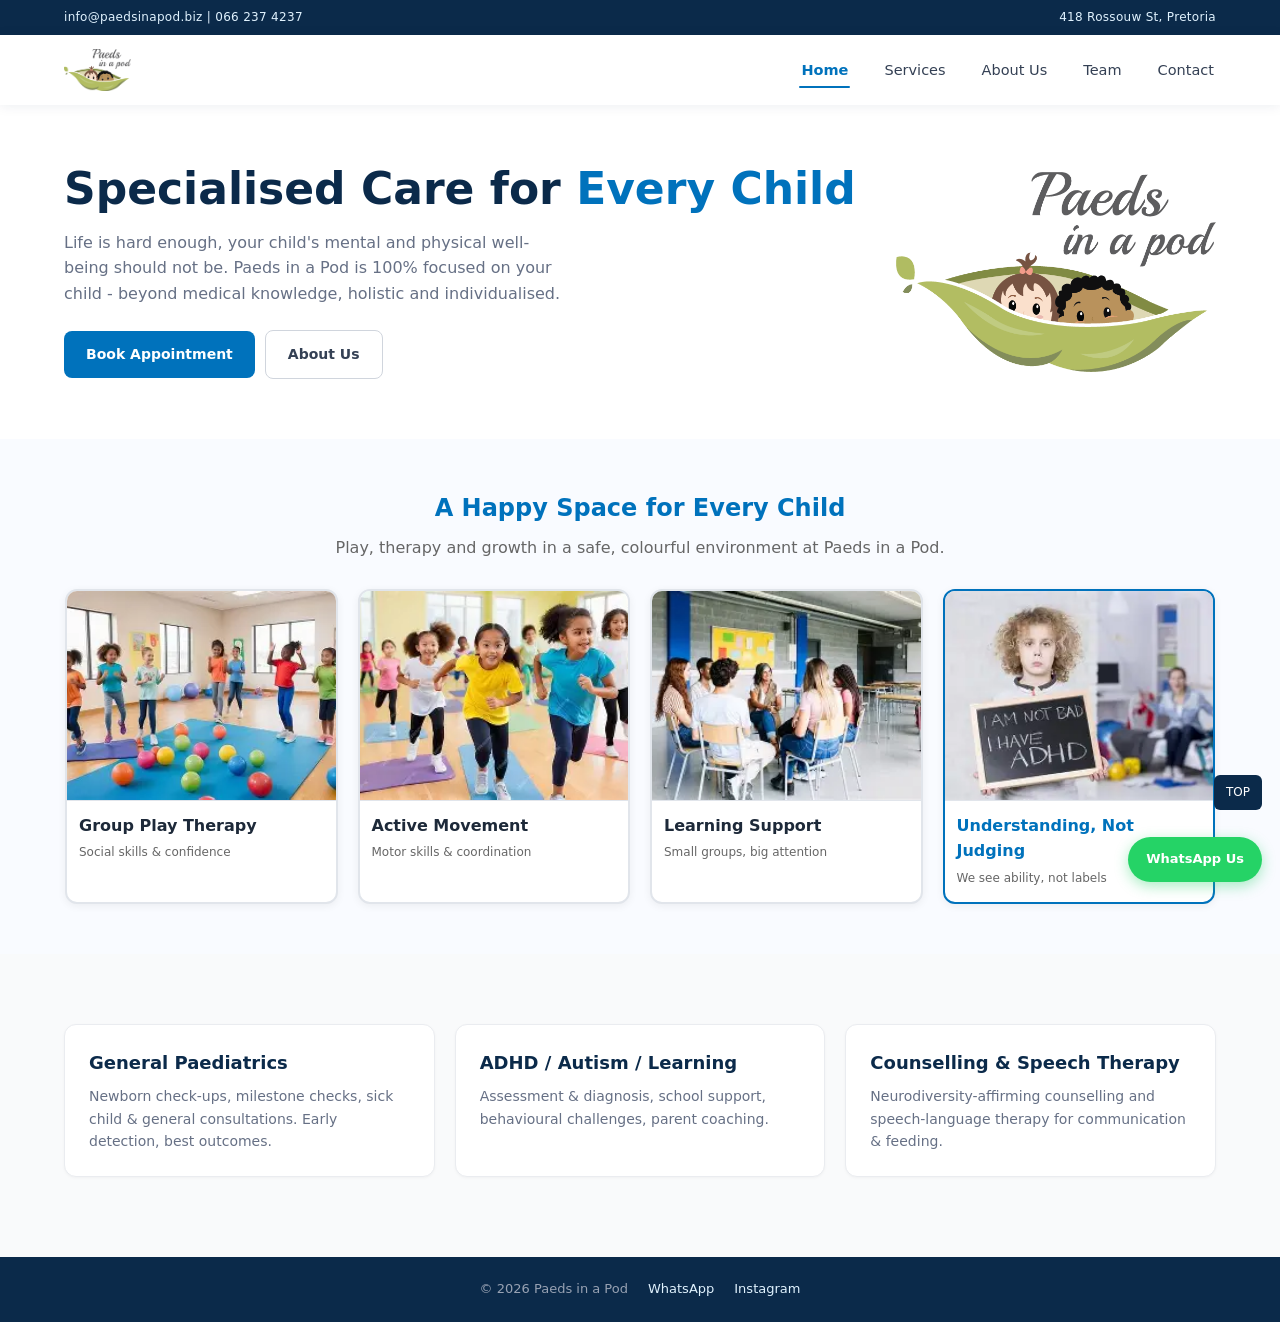
<file: index.html>
<!DOCTYPE html>
<html lang="en">
<head>
<meta charset="UTF-8">
<meta name="viewport" content="width=device-width, initial-scale=1.0">
<title>Paeds in a Pod Wellness Center</title>
<link rel="stylesheet" href="CSS/style.css">
<style>

.gallery-card {
  border: 2px solid #e1e5eb;
  border-radius: 12px;
  overflow: hidden;
  background: #fff;
  box-shadow: 0 2px 8px rgba(0,0,0,0.06);
}
.gallery-card img {
  width: 100%;
  height: 210px;
  object-fit: cover;
  display: block;
  border-bottom: 1px solid #e1e5eb;
}
.gallery-card .g-text {
  padding: 12px;
  text-align: left;
}
</style>
</head>
<body>
<div class="top-bar"><span>info@paedsinapod.biz | 066 237 4237</span><span>418 Rossouw St, Pretoria</span></div>

<header>
  <div class="header-container">
    <div class="logo"><a href="index.html"><img src="images/Logo-1.png" alt="logo"></a></div>
    <nav class="nav">
      <button class="hamburger" id="hamburger"><span></span><span></span><span></span></button>
      <ul id="nav-menu">
        <li><a href="index.html" class="active">Home</a></li>
        <li><a href="services.html">Services</a></li>
        <li><a href="aboutus.html">About Us</a></li>
        <li><a href="team.html">Team</a></li>
        <li><a href="contactus.html">Contact</a></li>
      </ul>
    </nav>
  </div>
</header>

<section class="hero">
  <div><h1>Specialised Care for <span>Every Child</span></h1><p>Life is hard enough, your child's mental and physical well-being should not be. Paeds in a Pod is 100% focused on your child - beyond medical knowledge, holistic and individualised.</p><a href="contactus.html" class="btn btn-primary">Book Appointment</a><a href="aboutus.html" class="btn btn-outline">About Us</a></div>
  <img src="images/Logo-1.png" alt="logo">
</section>


<section class="section" style="background:#f9fbff; padding:50px 20px">
  <div style="max-width:1150px; margin:0 auto; text-align:center">
    <h2 style="margin-bottom:8px; color:#0072bc">A Happy Space for Every Child</h2>
    <p style="color:#666; margin-bottom:28px">Play, therapy and growth in a safe, colourful environment at Paeds in a Pod.</p>
    
    <div style="display:grid; grid-template-columns:repeat(auto-fit, minmax(250px, 1fr)); gap:20px">

      
      <div class="gallery-card">
        <img src="images\kid2.webp" alt="Group therapy with balls">
        <div class="g-text"><b>Group Play Therapy</b><br><span style="font-size:12px; color:#666">Social skills & confidence</span></div>
      </div>

     
      <div class="gallery-card">
        <img src="images\kid3.webp" alt="Active play jumping on mats">
        <div class="g-text"><b>Active Movement</b><br><span style="font-size:12px; color:#666">Motor skills & coordination</span></div>
      </div>

      
      <div class="gallery-card">
        <img src="images\kid4.webp" alt="Classroom support circle">
        <div class="g-text"><b>Learning Support</b><br><span style="font-size:12px; color:#666">Small groups, big attention</span></div>
      </div>

      
      <div class="gallery-card" style="border-color:#0072bc">
        <img src="images\kid1.webp" alt="I am not bad I have ADHD">
        <div class="g-text"><b style="color:#0072bc">Understanding, Not Judging</b><br><span style="font-size:12px; color:#666">We see ability, not labels</span></div>
      </div>

    </div>
  </div>
</section>

<section class="section"><div class="card-grid">
  <div class="card"><h3>General Paediatrics</h3><p>Newborn check-ups, milestone checks, sick child & general consultations. Early detection, best outcomes.</p></div>
  <div class="card"><h3>ADHD / Autism / Learning</h3><p>Assessment & diagnosis, school support, behavioural challenges, parent coaching.</p></div>
  <div class="card"><h3>Counselling & Speech Therapy</h3><p>Neurodiversity-affirming counselling and speech-language therapy for communication & feeding.</p></div>
</div></section>

<footer><ul><li>© 2026 Paeds in a Pod</li><li><a href="https://wa.me/27662374237">WhatsApp</a></li><li><a href="https://www.instagram.com/paeds_in_a_pod/">Instagram</a></li></ul></footer>
<a href="#" class="back-to-top" id="backToTop">TOP</a><a href="https://wa.me/27662374237" class="wa-btn">WhatsApp Us</a>

<script src="javascript\main.js"></script>
<script>
(function(){
  const h = document.getElementById('hamburger');
  const m = document.getElementById('nav-menu');
  if(!h || !m) return;
  h.addEventListener('click', function(e){
    e.preventDefault();
    if(m.classList.contains('active')){
      m.classList.remove('active');
      m.style.setProperty('display','none','important');
    } else {
      m.classList.add('active');
      m.style.setProperty('display','flex','important');
      m.style.setProperty('flex-direction','column','important');
      m.style.setProperty('position','absolute','important');
      m.style.setProperty('top','70px','important');
      m.style.setProperty('left','0','important');
      m.style.setProperty('width','100%','important');
      m.style.setProperty('background','#fff','important');
      m.style.setProperty('padding','20px','important');
      m.style.setProperty('z-index','1000','important');
    }
  });
  window.addEventListener('resize', function(){
    if(window.innerWidth > 768){ m.removeAttribute('style'); m.classList.remove('active'); }
  });
})();
</script>
</body>
</html>
</file>
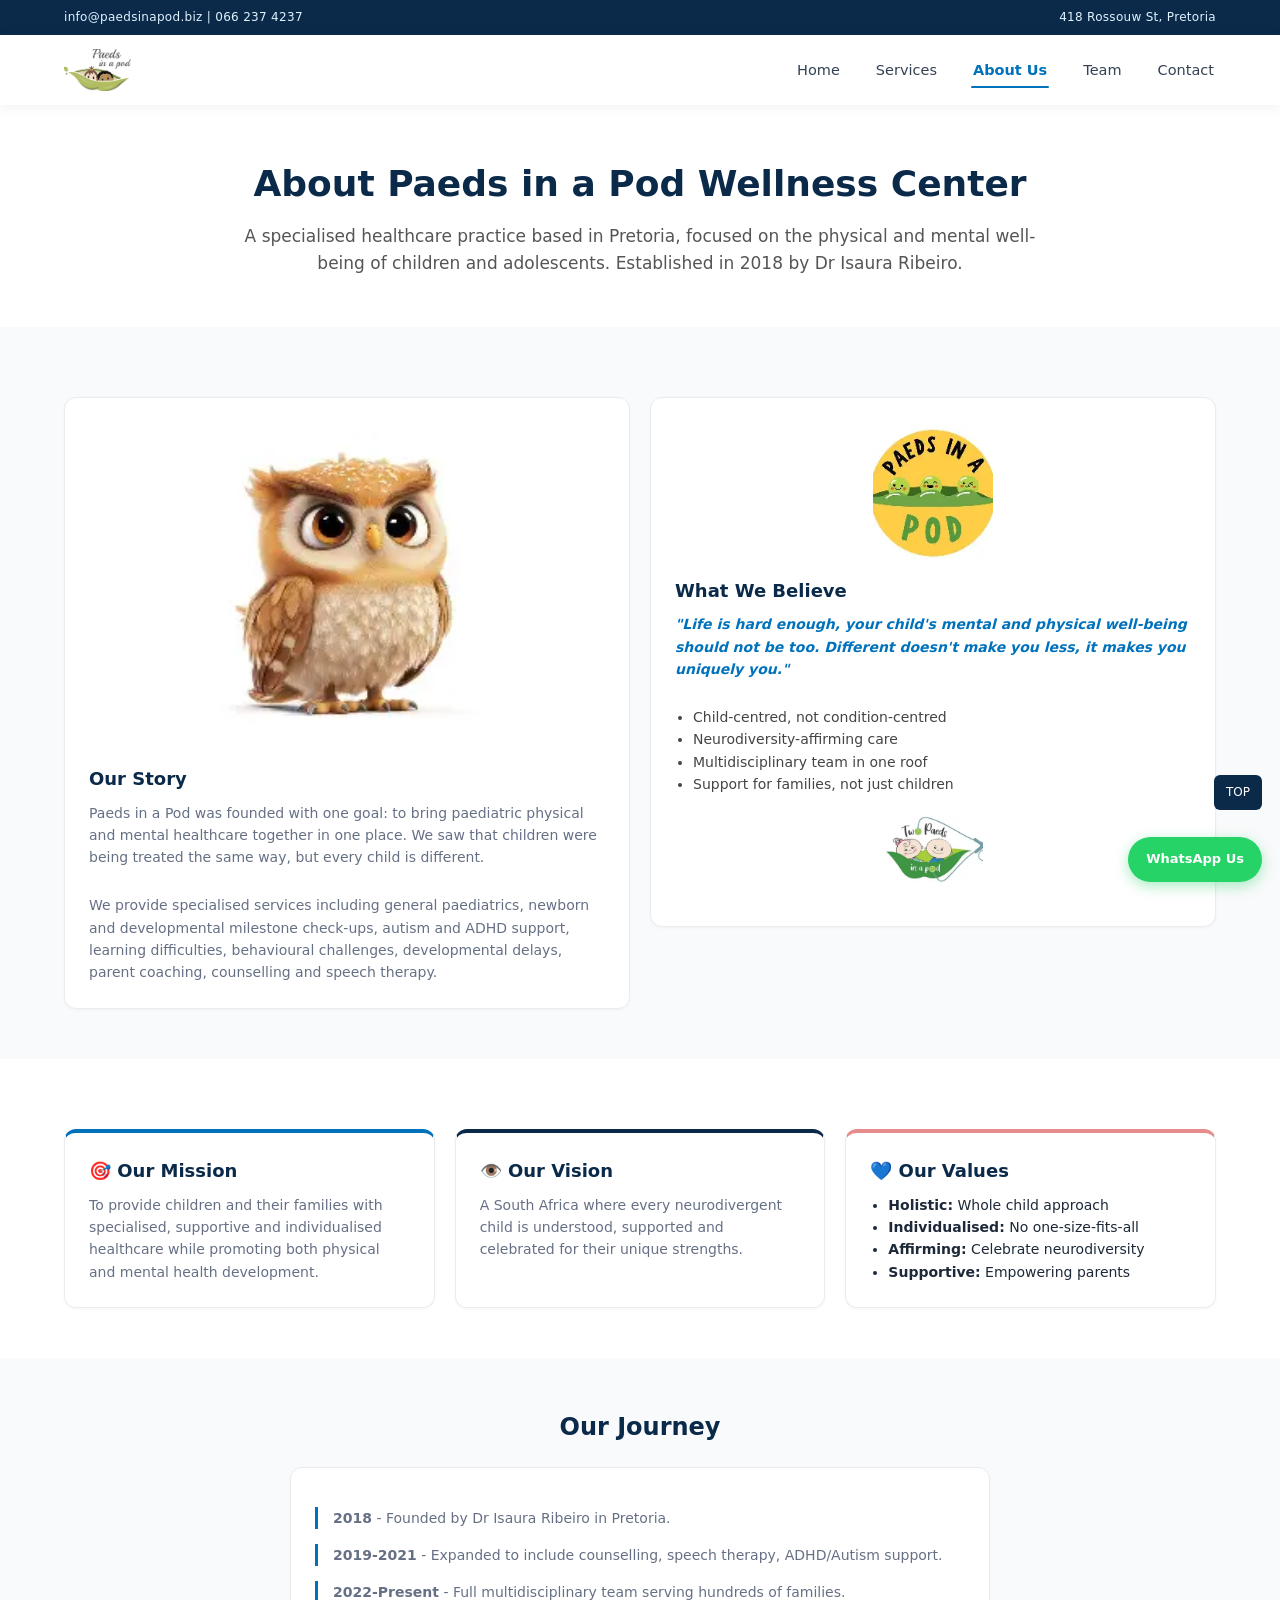
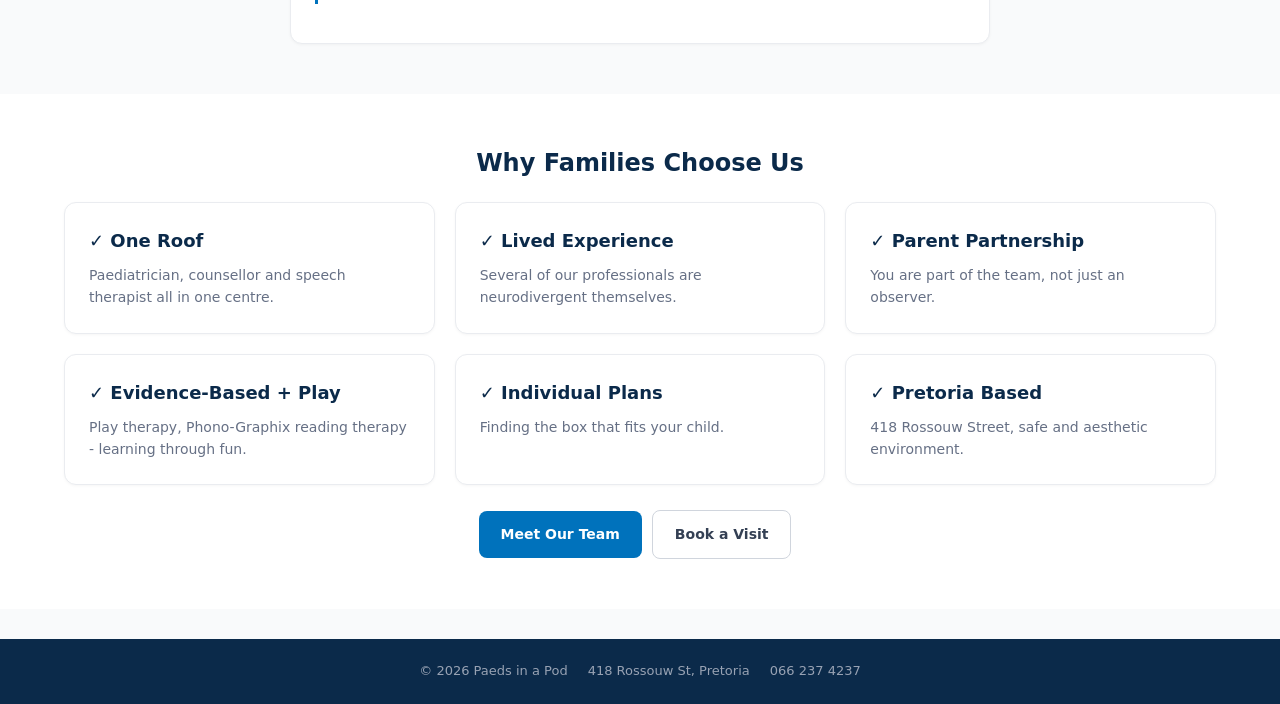
<file: aboutus.html>
<!DOCTYPE html>
<html lang="en">
<head>
  <meta charset="UTF-8">
  <meta name="viewport" content="width=device-width, initial-scale=1.0">
  <title>About Us - Paeds in a Pod</title>
  <link rel="stylesheet" href="CSS/style.css">
</head>
<body>
<div class="top-bar"><span>info@paedsinapod.biz | 066 237 4237</span><span>418 Rossouw St, Pretoria</span></div>

<header>
  <div class="header-container">
    <div class="logo"><a href="index.html"><img src="images/Logo-1.png" alt="Paeds in a Pod"></a></div>
    <nav class="nav">
      <button class="hamburger" id="hamburger"><span></span><span></span><span></span></button>
      <ul id="nav-menu">
        <li><a href="index.html">Home</a></li>
        <li><a href="services.html">Services</a></li>
        <li><a href="aboutus.html" class="active">About Us</a></li>
        <li><a href="team.html">Team</a></li>
        <li><a href="contactus.html">Contact</a></li>
      </ul>
    </nav>
  </div>
</header>

<section class="section section-white" style="padding:50px 5%; text-align:center">
  <h1 style="font-size:36px; margin-bottom:10px">About Paeds in a Pod Wellness Center</h1>
  <p style="max-width:800px; margin:0 auto; color:#555; font-size:17px">A specialised healthcare practice based in Pretoria, focused on the physical and mental well-being of children and adolescents. Established in 2018 by Dr Isaura Ribeiro.</p>
</section>

<section class="section">
  <div class="card-grid" style="grid-template-columns:1fr 1fr; align-items:start">
    <div class="card">
      <img src="images/OIP.webp" alt="Our Center" style="width:100%; height:auto; max-height:320px; object-fit:contain; border-radius:6px; margin-bottom:15px; background:#fff; padding:10px">
      <h3>Our Story</h3>
      <p style="text-align:left; margin:0">Paeds in a Pod was founded with one goal: to bring paediatric physical and mental healthcare together in one place. We saw that children were being treated the same way, but every child is different.</p><br>
      <p style="text-align:left; margin:0">We provide specialised services including general paediatrics, newborn and developmental milestone check-ups, autism and ADHD support, learning difficulties, behavioural challenges, developmental delays, parent coaching, counselling and speech therapy.</p>
    </div>
    <div class="card">
      <img src="images/smalllogo.webp" alt="Logo" style="width:120px; display:block; margin:0 auto 15px">
      <h3>What We Believe</h3>
      <p style="text-align:left; margin:0; font-style:italic; color:#0072bc"><b>"Life is hard enough, your child's mental and physical well-being should not be too. Different doesn't make you less, it makes you uniquely you."</b></p><br>
      <ul style="text-align:left; margin-left:18px; color:#444; font-size:14px">
        <li>Child-centred, not condition-centred</li>
        <li>Neurodiversity-affirming care</li>
        <li>Multidisciplinary team in one roof</li>
        <li>Support for families, not just children</li>
      </ul>
      <img src="images/download4.webp" alt="" style="width:100px; margin:20px auto; display:block">
    </div>
  </div>
</section>

<section class="section section-white">
  <div class="card-grid">
    <div class="card" style="border-top:4px solid #0072bc"><h3>🎯 Our Mission</h3><p style="text-align:left; margin:0">To provide children and their families with specialised, supportive and individualised healthcare while promoting both physical and mental health development.</p></div>
    <div class="card" style="border-top:4px solid #0b2a4a"><h3>👁️ Our Vision</h3><p style="text-align:left; margin:0">A South Africa where every neurodivergent child is understood, supported and celebrated for their unique strengths.</p></div>
    <div class="card" style="border-top:4px solid #e88b8b"><h3>💙 Our Values</h3><ul style="text-align:left; margin-left:18px; font-size:14px; margin-top:8px"><li><b>Holistic:</b> Whole child approach</li><li><b>Individualised:</b> No one-size-fits-all</li><li><b>Affirming:</b> Celebrate neurodiversity</li><li><b>Supportive:</b> Empowering parents</li></ul></div>
  </div>
</section>

<section class="section">
  <h2 style="color:#0b2a4a; text-align:center; margin-bottom:20px">Our Journey</h2>
  <div class="card" style="max-width:700px; margin:auto">
    <p style="text-align:left; border-left:3px solid #0072bc; padding-left:15px; margin:15px 0"><b>2018</b> - Founded by Dr Isaura Ribeiro in Pretoria.</p>
    <p style="text-align:left; border-left:3px solid #0072bc; padding-left:15px; margin:15px 0"><b>2019-2021</b> - Expanded to include counselling, speech therapy, ADHD/Autism support.</p>
    <p style="text-align:left; border-left:3px solid #0072bc; padding-left:15px; margin:15px 0"><b>2022-Present</b> - Full multidisciplinary team serving hundreds of families.</p>
  </div>
</section>

<section class="section section-white">
  <h2 style="color:#0b2a4a; text-align:center; margin-bottom:20px">Why Families Choose Us</h2>
  <div class="card-grid">
    <div class="card"><h3>✓ One Roof</h3><p style="margin:0; text-align:left; font-size:14px">Paediatrician, counsellor and speech therapist all in one centre.</p></div>
    <div class="card"><h3>✓ Lived Experience</h3><p style="margin:0; text-align:left; font-size:14px">Several of our professionals are neurodivergent themselves.</p></div>
    <div class="card"><h3>✓ Parent Partnership</h3><p style="margin:0; text-align:left; font-size:14px">You are part of the team, not just an observer.</p></div>
    <div class="card"><h3>✓ Evidence-Based + Play</h3><p style="margin:0; text-align:left; font-size:14px">Play therapy, Phono-Graphix reading therapy - learning through fun.</p></div>
    <div class="card"><h3>✓ Individual Plans</h3><p style="margin:0; text-align:left; font-size:14px">Finding the box that fits your child.</p></div>
    <div class="card"><h3>✓ Pretoria Based</h3><p style="margin:0; text-align:left; font-size:14px">418 Rossouw Street, safe and aesthetic environment.</p></div>
  </div>
  <div style="text-align:center; margin-top:25px"><a href="team.html" class="btn btn-primary">Meet Our Team</a><a href="contactus.html" class="btn btn-outline">Book a Visit</a></div>
</section>

<footer><ul><li>© 2026 Paeds in a Pod</li><li>418 Rossouw St, Pretoria</li><li>066 237 4237</li></ul></footer>
<a href="#" class="back-to-top" id="backToTop">TOP</a><a href="https://wa.me/27662374237" class="wa-btn">WhatsApp Us</a>

<script src="javascript\main.js"></script>
<script>
(function(){
  const h = document.getElementById('hamburger');
  const m = document.getElementById('nav-menu');
  if(!h || !m) return;
  h.addEventListener('click', function(e){
    e.preventDefault();
    if(m.classList.contains('active')){
      m.classList.remove('active');
      m.style.setProperty('display','none','important');
    } else {
      m.classList.add('active');
      m.style.setProperty('display','flex','important');
      m.style.setProperty('flex-direction','column','important');
      m.style.setProperty('position','absolute','important');
      m.style.setProperty('top','70px','important');
      m.style.setProperty('left','0','important');
      m.style.setProperty('width','100%','important');
      m.style.setProperty('background','#fff','important');
      m.style.setProperty('padding','20px','important');
      m.style.setProperty('z-index','1000','important');
    }
  });
  window.addEventListener('resize', function(){
    if(window.innerWidth > 768){ m.removeAttribute('style'); m.classList.remove('active'); }
  });
})();
</script>
</body>
</html>
</file>
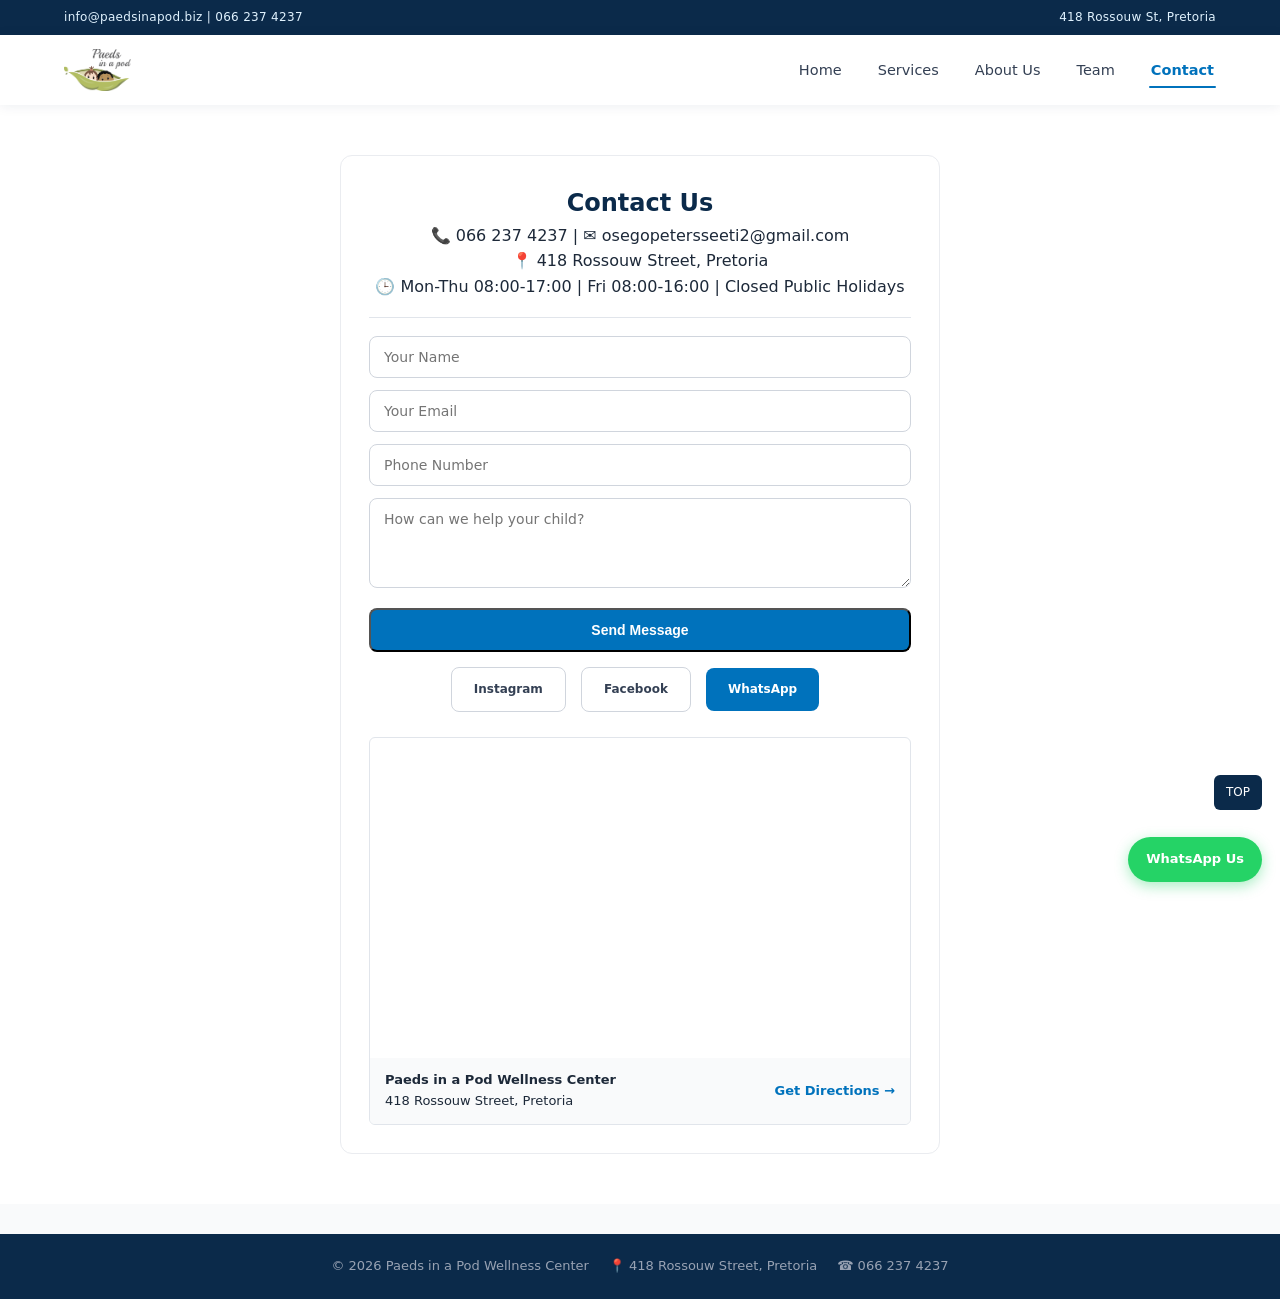
<file: contactus.html>
<!DOCTYPE html>
<html lang="en">
<head>
  <meta charset="UTF-8">
  <meta name="viewport" content="width=device-width, initial-scale=1.0">
  <title>Contact Us - Paeds in a Pod</title>
  <link rel="stylesheet" href="CSS/style.css">
</head>
<body>

<div class="top-bar">
  <span>info@paedsinapod.biz | 066 237 4237</span>
  <span>418 Rossouw St, Pretoria</span>
</div>

<header>
  <div class="header-container">
    <div class="logo"><a href="index.html"><img src="images/Logo-1.png" alt="Paeds in a Pod"></a></div>
    <nav class="nav">
      <button class="hamburger" id="hamburger" aria-label="Menu"><span></span><span></span><span></span></button>
      <ul id="nav-menu">
        <li><a href="index.html">Home</a></li>
        <li><a href="services.html">Services</a></li>
        <li><a href="aboutus.html">About Us</a></li>
        <li><a href="team.html">Team</a></li>
        <li><a href="contactus.html" class="active">Contact</a></li>
      </ul>
    </nav>
  </div>
</header>

<section class="section section-white">
  <div class="contact-box">
    <h1 style="margin-top:0; text-align:center">Contact Us</h1>
    <p style="text-align:center">📞 066 237 4237 | ✉ osegopetersseeti2@gmail.com</p>
    <p style="text-align:center">📍 418 Rossouw Street, Pretoria<br>🕒 Mon-Thu 08:00-17:00 | Fri 08:00-16:00 | Closed Public Holidays</p>
    <hr style="margin:18px 0; border:none; border-top:1px solid #e1e5eb">
    <form id="contactForm">
      <input type="text" id="name" placeholder="Your Name" required>
      <input type="email" id="email" placeholder="Your Email" required>
      <input type="tel" id="phone" placeholder="Phone Number" required>
      <textarea rows="4" placeholder="How can we help your child?"></textarea>
      <button type="submit" class="btn btn-primary" style="width:100%">Send Message</button>
      <p id="formMsg" style="color:green; margin-top:10px; text-align:center"></p>
    </form>
    <div style="text-align:center; margin:15px 0">
      <a href="https://www.instagram.com/paeds_in_a_pod/" class="btn btn-outline" style="font-size:12px">Instagram</a>
      <a href="https://www.facebook.com/paedsinapodwellness/" class="btn btn-outline" style="font-size:12px">Facebook</a>
      <a href="https://wa.me/27662374237" class="btn btn-primary" style="font-size:12px">WhatsApp</a>
    </div>
    <div style="margin-top:25px; border:1px solid #e1e5eb; border-radius:6px; overflow:hidden">
      <iframe src="https://www.google.com/maps?q=418+Rossouw+Street,+Pretoria,+South+Africa&z=16&output=embed" width="100%" height="320" style="border:0; display:block;" allowfullscreen loading="lazy"></iframe>
      <div style="padding:12px 15px; background:#f9fafb; display:flex; justify-content:space-between; align-items:center; flex-wrap:wrap; gap:10px">
        <span style="font-size:13px;"><b>Paeds in a Pod Wellness Center</b><br>418 Rossouw Street, Pretoria</span>
        <a href="https://www.google.com/maps/dir/?api=1&destination=418+Rossouw+Street+Pretoria" target="_blank" style="color:#0072bc; font-size:13px; font-weight:700; text-decoration:none">Get Directions →</a>
      </div>
    </div>
  </div>
</section>

<footer><ul><li>© 2026 Paeds in a Pod Wellness Center</li><li>📍 418 Rossouw Street, Pretoria</li><li>☎ 066 237 4237</li></ul></footer>
<a href="#" class="back-to-top" id="backToTop">TOP</a>
<a href="https://wa.me/27662374237" class="wa-btn">WhatsApp Us</a>

<script src="javascript\main.js"></script>
<script>
(function(){
  const h = document.getElementById('hamburger');
  const m = document.getElementById('nav-menu');
  if(h && m){
    h.addEventListener('click', function(e){
      e.preventDefault();
      if(m.classList.contains('active')){
        m.classList.remove('active');
        m.style.setProperty('display','none','important');
      } else {
        m.classList.add('active');
        m.style.setProperty('display','flex','important');
        m.style.setProperty('flex-direction','column','important');
        m.style.setProperty('position','absolute','important');
        m.style.setProperty('top','70px','important');
        m.style.setProperty('left','0','important');
        m.style.setProperty('width','100%','important');
        m.style.setProperty('background','#fff','important');
        m.style.setProperty('padding','20px','important');
        m.style.setProperty('z-index','1000','important');
      }
    });
    window.addEventListener('resize', function(){
      if(window.innerWidth > 768){ m.removeAttribute('style'); m.classList.remove('active'); }
    });
  }
  const form = document.getElementById('contactForm');
  if(form){
    form.addEventListener('submit', function(e){
      e.preventDefault();
      document.getElementById('formMsg').textContent = 'Thank you! We will contact you soon.';
      form.reset();
    });
  }
})();
</script>
</body>
</html>
</file>
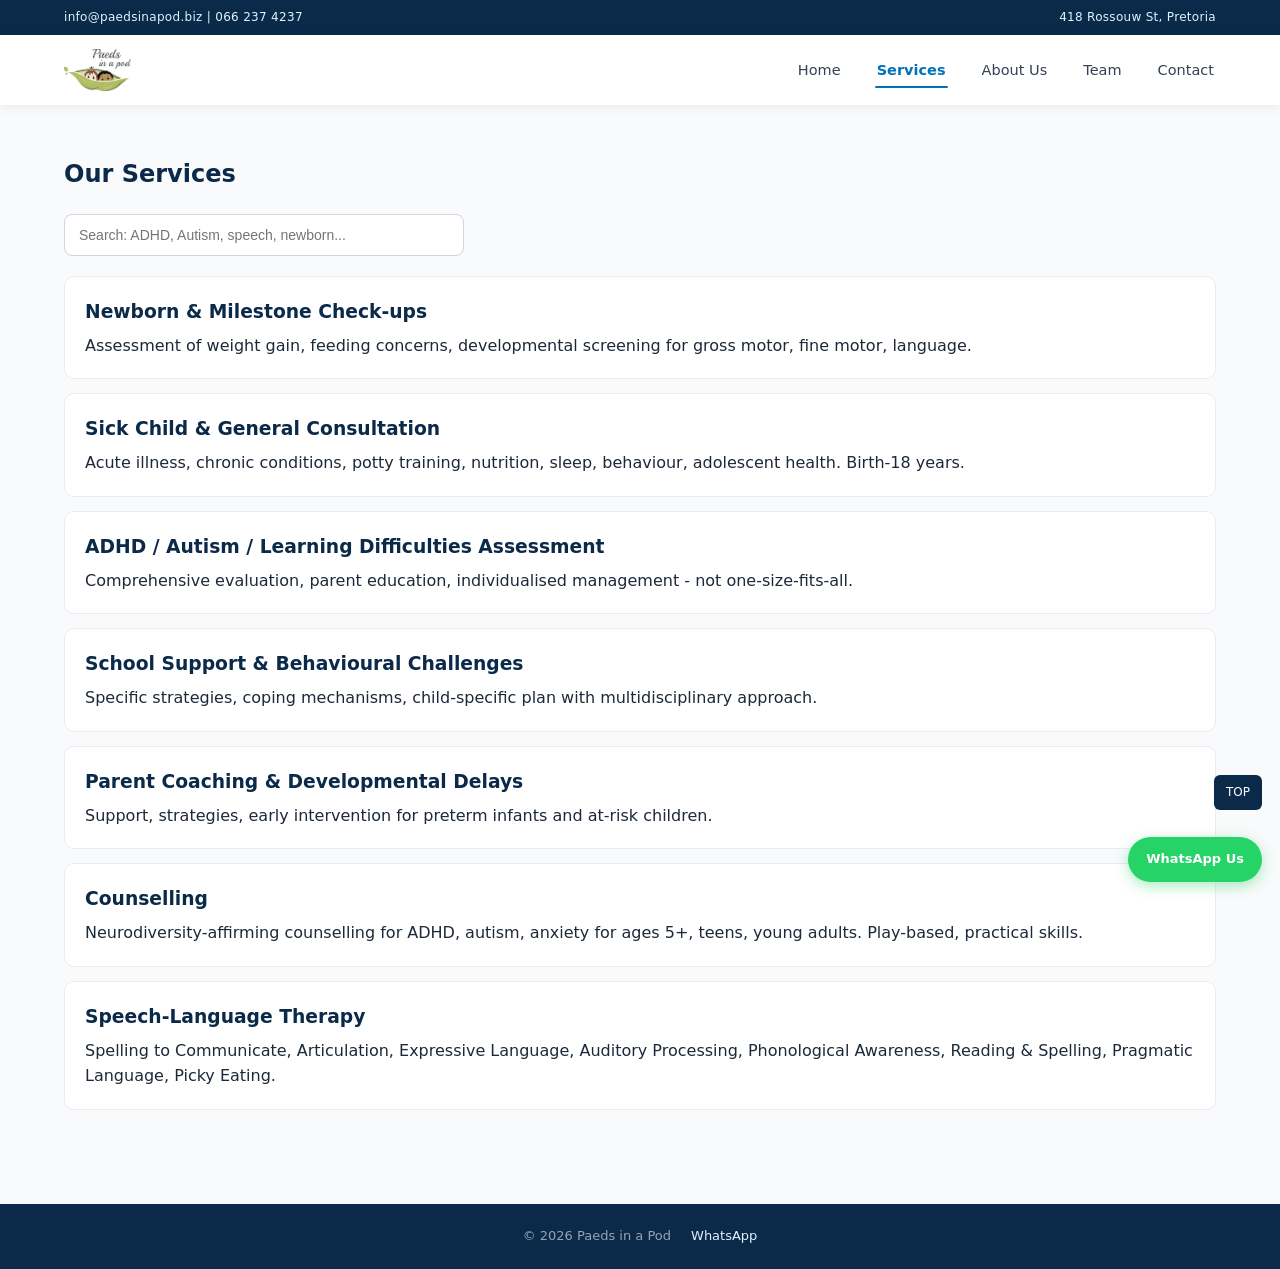
<file: services.html>
<!DOCTYPE html>
<html lang="en">
<head>
<meta charset="UTF-8">
<meta name="viewport" content="width=device-width, initial-scale=1.0">
<title>Services - Paeds in a Pod</title>
<link rel="stylesheet" href="CSS/style.css">
</head>
<body>
<div class="top-bar"><span>info@paedsinapod.biz | 066 237 4237</span><span>418 Rossouw St, Pretoria</span></div>

<header>
  <div class="header-container">
    <div class="logo"><a href="index.html"><img src="images/Logo-1.png" alt="logo"></a></div>
    <nav class="nav">
      <button class="hamburger" id="hamburger"><span></span><span></span><span></span></button>
      <ul id="nav-menu">
        <li><a href="index.html">Home</a></li>
        <li><a href="services.html" class="active">Services</a></li>
        <li><a href="aboutus.html">About Us</a></li>
        <li><a href="team.html">Team</a></li>
        <li><a href="contactus.html">Contact</a></li>
      </ul>
    </nav>
  </div>
</header>

<section class="section">
<h1>Our Services</h1>
<input type="text" id="serviceSearch" class="search-box" placeholder="Search: ADHD, Autism, speech, newborn...">

<div class="service-card"><h3>Newborn & Milestone Check-ups</h3><p>Assessment of weight gain, feeding concerns, developmental screening for gross motor, fine motor, language.</p></div>
<div class="service-card"><h3>Sick Child & General Consultation</h3><p>Acute illness, chronic conditions, potty training, nutrition, sleep, behaviour, adolescent health. Birth-18 years.</p></div>
<div class="service-card"><h3>ADHD / Autism / Learning Difficulties Assessment</h3><p>Comprehensive evaluation, parent education, individualised management - not one-size-fits-all.</p></div>
<div class="service-card"><h3>School Support & Behavioural Challenges</h3><p>Specific strategies, coping mechanisms, child-specific plan with multidisciplinary approach.</p></div>
<div class="service-card"><h3>Parent Coaching & Developmental Delays</h3><p>Support, strategies, early intervention for preterm infants and at-risk children.</p></div>
<div class="service-card"><h3>Counselling</h3><p>Neurodiversity-affirming counselling for ADHD, autism, anxiety for ages 5+, teens, young adults. Play-based, practical skills.</p></div>
<div class="service-card"><h3>Speech-Language Therapy</h3><p>Spelling to Communicate, Articulation, Expressive Language, Auditory Processing, Phonological Awareness, Reading & Spelling, Pragmatic Language, Picky Eating.</p></div>
</section>

<footer><ul><li>© 2026 Paeds in a Pod</li><li><a href="https://wa.me/27662374237">WhatsApp</a></li></ul></footer>
<a href="#" class="back-to-top" id="backToTop">TOP</a><a href="https://wa.me/27662374237" class="wa-btn">WhatsApp Us</a>

<script src="javascript\main.js"></script>
<script>

(function(){
  const h = document.getElementById('hamburger');
  const m = document.getElementById('nav-menu');
  if(h && m){
    h.addEventListener('click', function(e){
      e.preventDefault();
      if(m.classList.contains('active')){
        m.classList.remove('active');
        m.style.setProperty('display','none','important');
      } else {
        m.classList.add('active');
        m.style.setProperty('display','flex','important');
        m.style.setProperty('flex-direction','column','important');
        m.style.setProperty('position','absolute','important');
        m.style.setProperty('top','70px','important');
        m.style.setProperty('left','0','important');
        m.style.setProperty('width','100%','important');
        m.style.setProperty('background','#fff','important');
        m.style.setProperty('padding','20px','important');
        m.style.setProperty('z-index','1000','important');
      }
    });
    window.addEventListener('resize', function(){
      if(window.innerWidth > 768){ m.removeAttribute('style'); m.classList.remove('active'); }
    });
  }
  
  const search = document.getElementById('serviceSearch');
  if(search){
    search.addEventListener('input', function(){
      const q = this.value.toLowerCase();
      document.querySelectorAll('.service-card').forEach(function(card){
        card.style.display = card.textContent.toLowerCase().includes(q) ? '' : 'none';
      });
    });
  }
})();
</script>
</body>
</html>
</file>
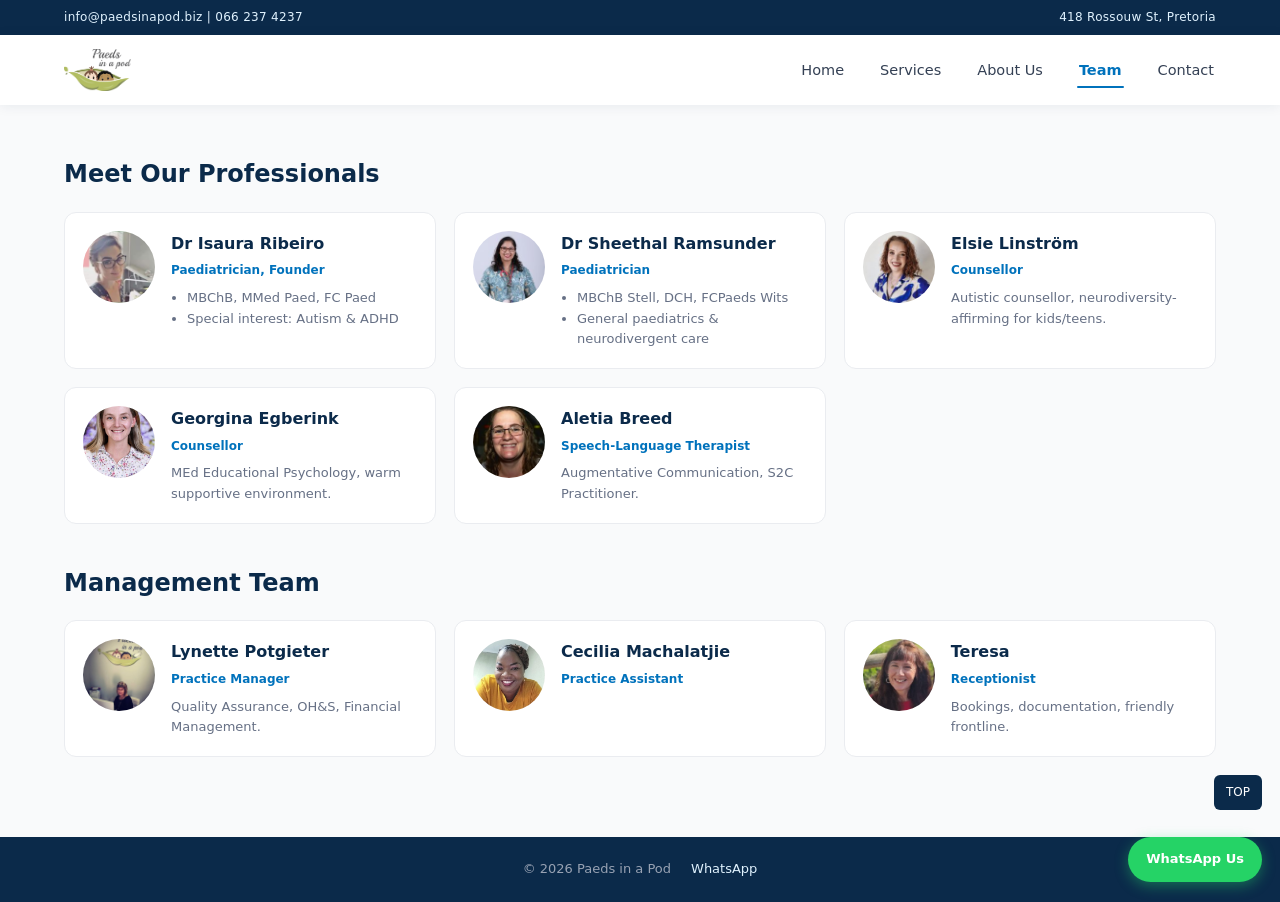
<file: team.html>
<!DOCTYPE html>
<html lang="en">
<head>
<meta charset="UTF-8">
<meta name="viewport" content="width=device-width, initial-scale=1.0">
<title>Team - Paeds in a Pod</title>
<link rel="stylesheet" href="CSS/style.css">
</head>
<body>
<div class="top-bar"><span>info@paedsinapod.biz | 066 237 4237</span><span>418 Rossouw St, Pretoria</span></div>

<header>
  <div class="header-container">
    <div class="logo"><a href="index.html"><img src="images/Logo-1.png" alt="logo"></a></div>
    <nav class="nav">
      <button class="hamburger" id="hamburger"><span></span><span></span><span></span></button>
      <ul id="nav-menu">
        <li><a href="index.html">Home</a></li>
        <li><a href="services.html">Services</a></li>
        <li><a href="aboutus.html">About Us</a></li>
        <li><a href="team.html" class="active">Team</a></li>
        <li><a href="contactus.html">Contact</a></li>
      </ul>
    </nav>
  </div>
</header>

<section class="section">
<h1>Meet Our Professionals</h1>
<div class="team-grid">
<div class="team-card"><img src="images/image1.png"><div><h3>Dr Isaura Ribeiro</h3><small>Paediatrician, Founder</small><ul><li>MBChB, MMed Paed, FC Paed</li><li>Special interest: Autism & ADHD</li></ul></div></div>
<div class="team-card"><img src="images/image2.jpg"><div><h3>Dr Sheethal Ramsunder</h3><small>Paediatrician</small><ul><li>MBChB Stell, DCH, FCPaeds Wits</li><li>General paediatrics & neurodivergent care</li></ul></div></div>
<div class="team-card"><img src="images/image3.jpg"><div><h3>Elsie Linström</h3><small>Counsellor</small><p>Autistic counsellor, neurodiversity-affirming for kids/teens.</p></div></div>
<div class="team-card"><img src="images/image4.jpg"><div><h3>Georgina Egberink</h3><small>Counsellor</small><p>MEd Educational Psychology, warm supportive environment.</p></div></div>
<div class="team-card"><img src="images/image5.jpg"><div><h3>Aletia Breed</h3><small>Speech-Language Therapist</small><p>Augmentative Communication, S2C Practitioner.</p></div></div>
</div>

<h1 style="margin-top:40px">Management Team</h1>
<div class="team-grid">
<div class="team-card"><img src="images/Lynette-300x300.jpg"><div><h3>Lynette Potgieter</h3><small>Practice Manager</small><p>Quality Assurance, OH&S, Financial Management.</p></div></div>
<div class="team-card"><img src="images/Cecilia Machalatjie.jpg"><div><h3>Cecilia Machalatjie</h3><small>Practice Assistant</small></div></div>
<div class="team-card"><img src="images/tERESA.jpg"><div><h3>Teresa</h3><small>Receptionist</small><p>Bookings, documentation, friendly frontline.</p></div></div>
</div>
</section>

<footer><ul><li>© 2026 Paeds in a Pod</li><li><a href="https://wa.me/27662374237">WhatsApp</a></li></ul></footer>
<a href="#" class="back-to-top" id="backToTop">TOP</a><a href="https://wa.me/27662374237" class="wa-btn">WhatsApp Us</a>

<script src="javascript\main.js"></script>
<script>
(function(){
  const h = document.getElementById('hamburger');
  const m = document.getElementById('nav-menu');
  if(!h || !m) return;
  h.addEventListener('click', function(e){
    e.preventDefault();
    if(m.classList.contains('active')){
      m.classList.remove('active');
      m.style.setProperty('display','none','important');
    } else {
      m.classList.add('active');
      m.style.setProperty('display','flex','important');
      m.style.setProperty('flex-direction','column','important');
      m.style.setProperty('position','absolute','important');
      m.style.setProperty('top','70px','important');
      m.style.setProperty('left','0','important');
      m.style.setProperty('width','100%','important');
      m.style.setProperty('background','#fff','important');
      m.style.setProperty('padding','20px','important');
      m.style.setProperty('z-index','1000','important');
    }
  });
  window.addEventListener('resize', function(){
    if(window.innerWidth > 768){ m.removeAttribute('style'); m.classList.remove('active'); }
  });
})();
</script>
</body>
</html>
</file>
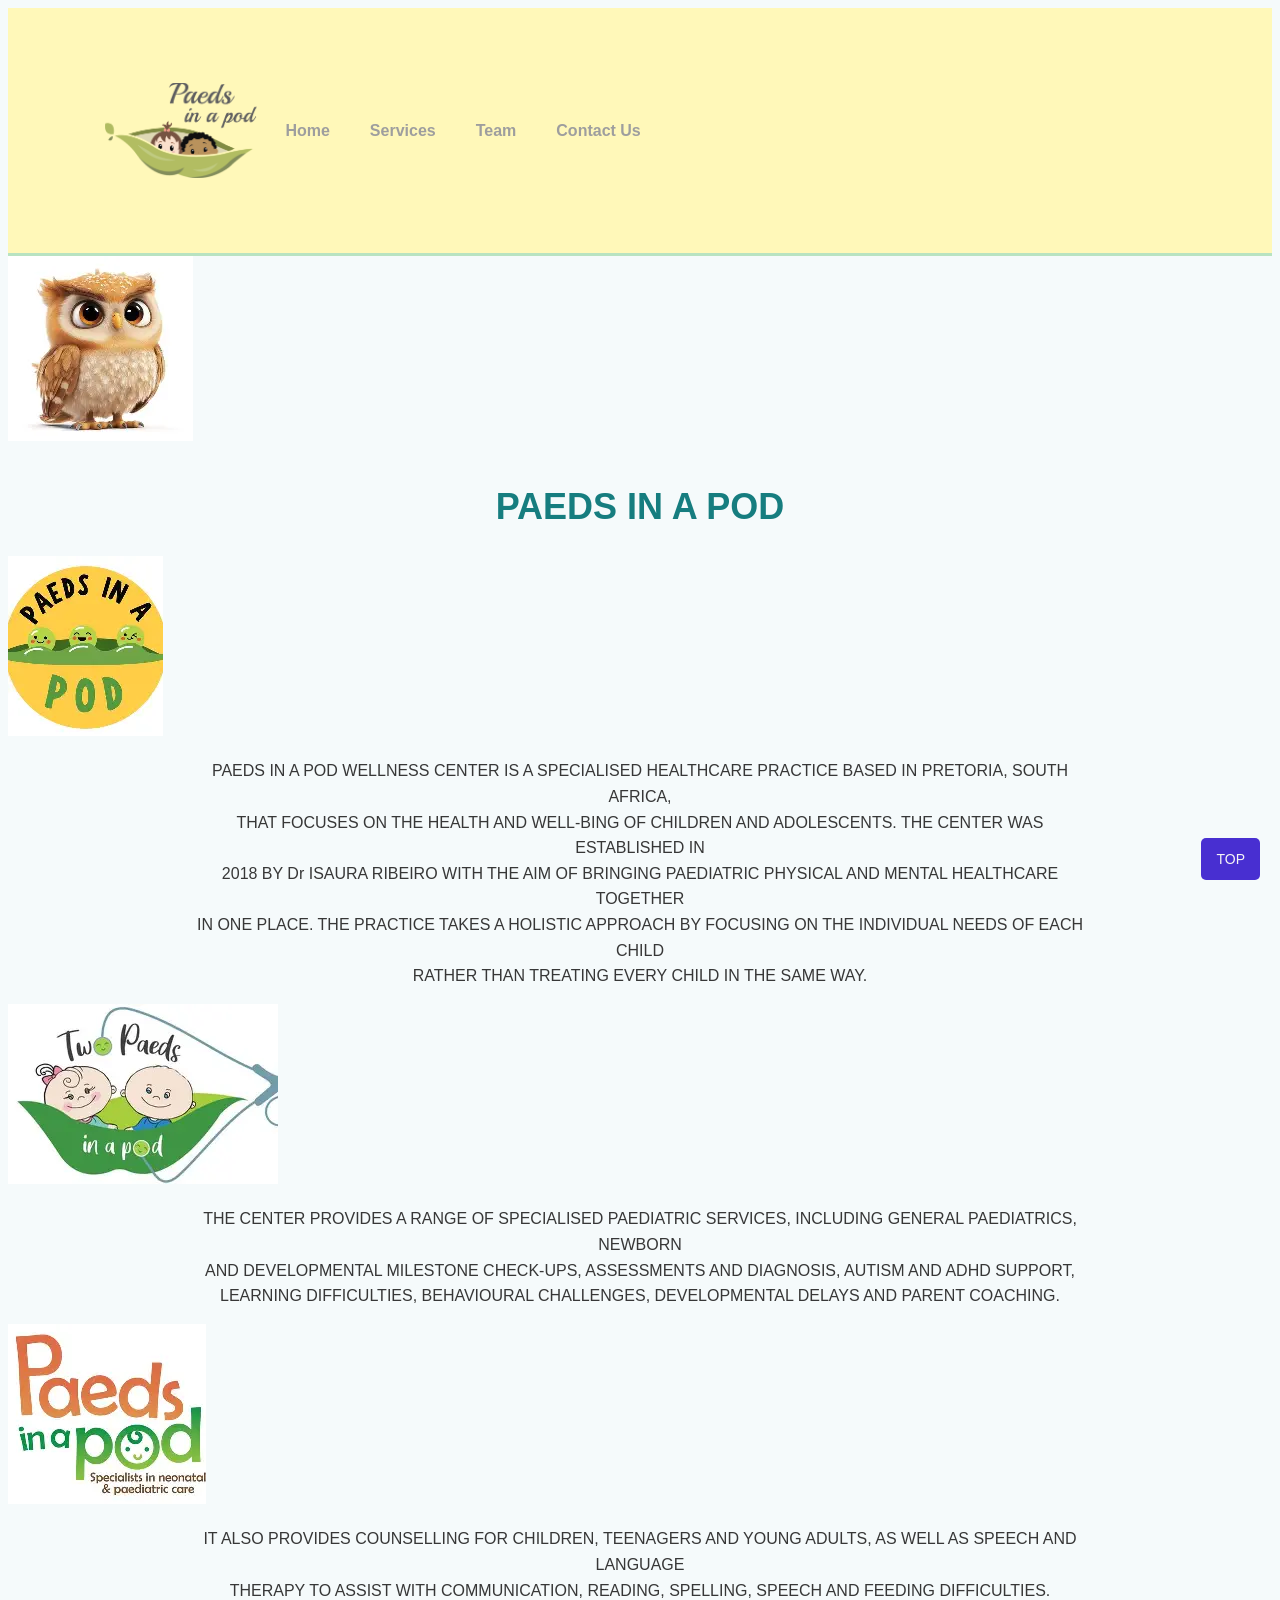
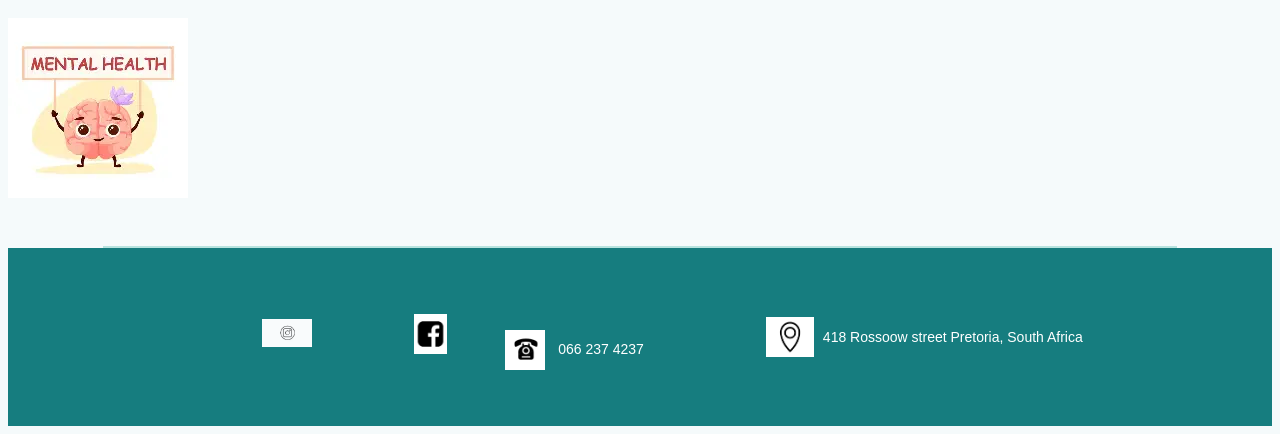
<file: ST10536642_Osego_WEDE5020_POE/aboutus.html>
<!DOCTYPE html>
<html lang="en">
<head>
    <meta charset="UTF-8">
    <meta name="viewport" content="width=device-width, initial-scale=1.0">
    <title>About Us</title>
    <link rel="stylesheet" href="CSS\style.css">
</head>
<body id="top">
     <header>
      <div>
        <main class="about-section"
        
        <a href="homepage.html">
            <img src="images\Logo-1.png" alt="Paeds in a Pod logo">
            
        </a>

      </div>
       
       <nav class="nav">
        <ul>
            
            <li><a href="homepage.html">Home</a></li>
             <li><a href="services.html">Services</a></li>
              
               <li><a href="team.html">Team</a></li>
                <li><a href="contactus.html">Contact Us</a></li>
               

        </ul>
</nav>

    </header>

    <IMG SRC="images\OIP.webp">
<h1>PAEDS IN A POD</h1>
<!--code <p> adds paragraphs-->
<img src="images\smalllogo.webp">
<P>PAEDS IN A POD WELLNESS CENTER IS A SPECIALISED HEALTHCARE PRACTICE BASED IN PRETORIA, SOUTH AFRICA,<BR>
     THAT FOCUSES ON THE HEALTH AND WELL-BING OF CHILDREN AND ADOLESCENTS. THE CENTER WAS ESTABLISHED IN<BR> 
        2018 BY Dr ISAURA RIBEIRO WITH THE AIM OF BRINGING PAEDIATRIC PHYSICAL AND MENTAL HEALTHCARE TOGETHER<BR>
     IN ONE PLACE. THE PRACTICE TAKES A HOLISTIC APPROACH BY FOCUSING ON THE INDIVIDUAL NEEDS OF EACH CHILD<BR> 
        RATHER THAN TREATING EVERY CHILD IN THE SAME WAY.</P>
 <!--code shows images-->
  <img src="images\download4.webp">      
 <P>THE CENTER PROVIDES A RANGE OF SPECIALISED PAEDIATRIC SERVICES, INCLUDING GENERAL PAEDIATRICS, NEWBORN <BR>
    AND DEVELOPMENTAL MILESTONE CHECK-UPS, ASSESSMENTS AND DIAGNOSIS, AUTISM AND ADHD SUPPORT,<BR> 
        LEARNING DIFFICULTIES, BEHAVIOURAL CHALLENGES, DEVELOPMENTAL DELAYS AND PARENT COACHING.</P>  

  <img src="images\download5.webp">      
<P>IT ALSO PROVIDES COUNSELLING FOR CHILDREN, TEENAGERS AND YOUNG ADULTS, AS WELL AS SPEECH AND LANGUAGE<BR>
     THERAPY TO ASSIST WITH COMMUNICATION, READING, SPELLING, SPEECH AND FEEDING DIFFICULTIES.</P>
<IMG SRC="images\OIP1.webp">

</main>













    <hr>

       <footer>

<ul>
<li></li><a href="https://www.instagram.com/paeds_in_a_pod/">
            <img src="images\INSTA1.webp" alt="Instagrame Profile"> </li>

<li><a href="https://www.facebook.com/paedsinapodwellness/">
            <img src="images\download (1).webp" alt="Facebook Profile"> </li>
            <br>
<li><img src="images\download (2).webp"> 066 237 4237 </li>
<li><a href="https://www.paedsinapod.biz/services/#"> 

</a><img src="images\download (3).webp"> 418 Rossoow street Pretoria, South Africa  </li>

</ul>
</footer>
<a href="#top" class="back-to-top"> TOP</a>
</body>
</html>
</file>
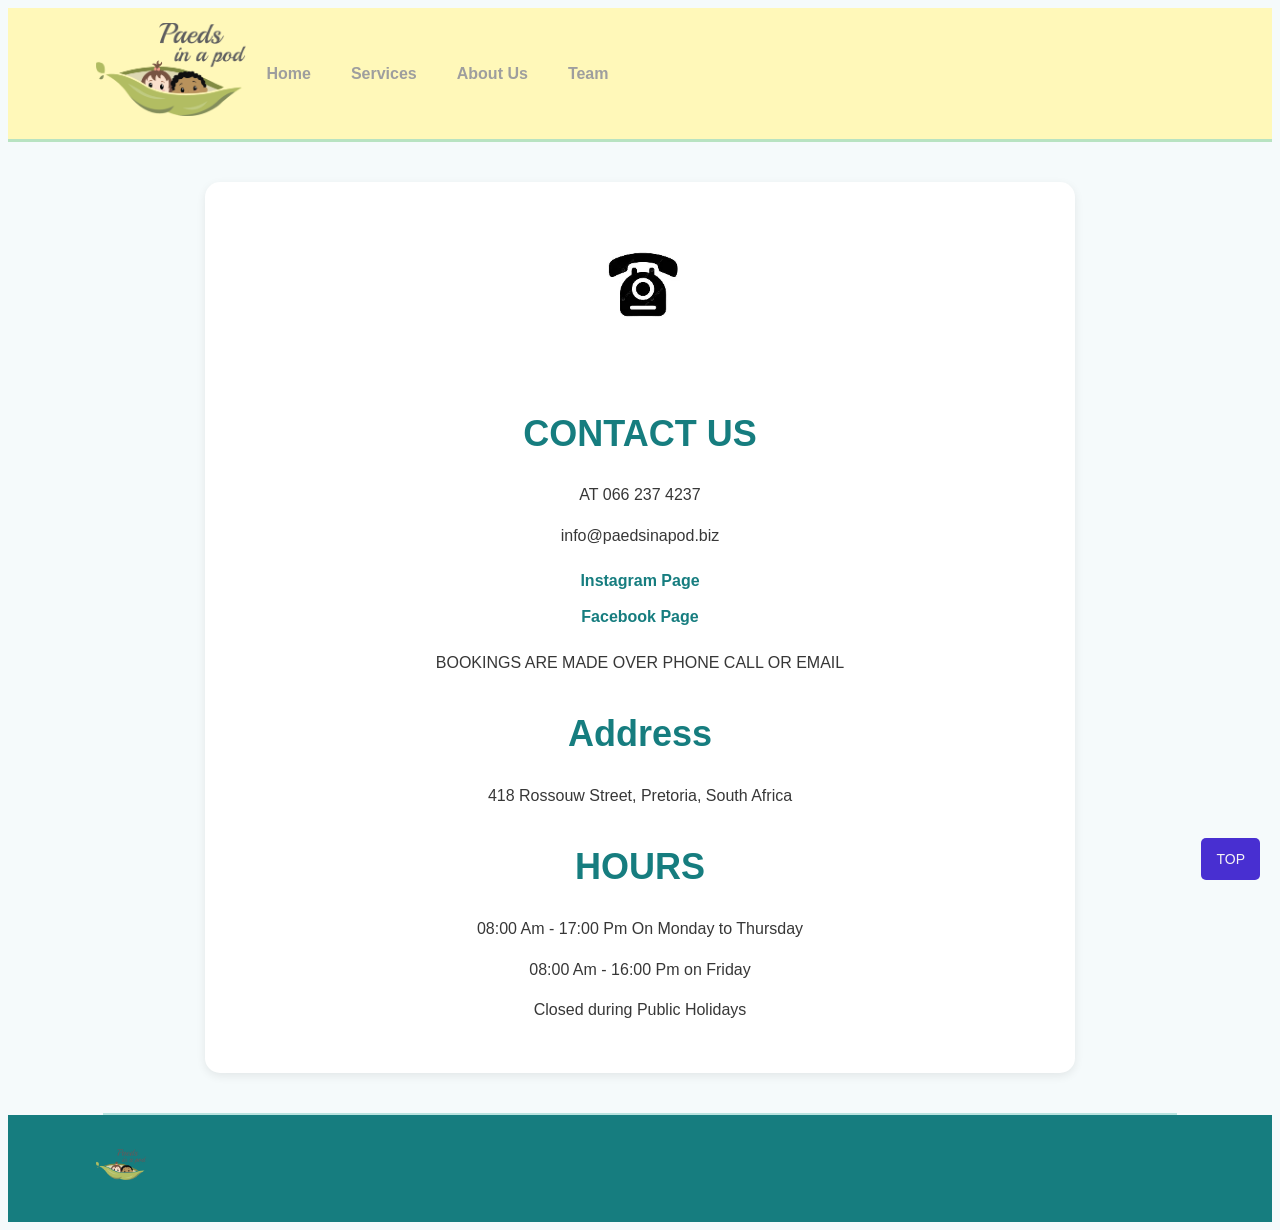
<file: ST10536642_Osego_WEDE5020_POE/contactus.html>
<!DOCTYPE html>
<html lang="en">
<head>
    <meta charset="UTF-8">
    <meta name="viewport" content="width=device-width, initial-scale=1.0">
    <title>Contact Us</title>
    <link rel="stylesheet" href="CSS\style.css">
</head>
<body id="top">
      
       
       <header>

    <div class="logo">
        <a href="homepage.html">
            <img src="images/Logo-1.png" alt="Paeds in a Pod logo">
        </a>
</div>
<nav class="nav">
        <ul>
            
            <li><a href="homepage.html">Home</a></li>
             <li><a href="services.html">Services</a></li>
              <li><a href="aboutus.html">About Us</a></li>
               <li><a href="team.html">Team</a></li>
                
               

        </ul>

       </nav>
</header>



<main class="contact-section">


<img src="images\download (2).webp">

<h1>CONTACT US</h1>
<P>AT 066 237 4237</P>
<p> info@paedsinapod.biz </p>
<!--Links images to respective social media websites and contact details-->
<a href="https://www.instagram.com/paeds_in_a_pod/">Instagram Page</a>
<br>
<a href="https://www.facebook.com/paedsinapodwellness/">Facebook Page</a>
<P>BOOKINGS ARE MADE OVER PHONE CALL OR EMAIL</P>

<h1>Address</h1>
<p>418 Rossouw Street, Pretoria, South Africa</p>

<H1>HOURS</H1>
<P>08:00 Am - 17:00 Pm On Monday to Thursday</P>
<p>08:00 Am - 16:00 Pm on Friday</p>
<p>Closed during Public Holidays</p>

</main>


<hr>






       

<footer>

<img src="images\Logo-1.png">
</footer>

<a href="#top" class="back-to-top"> TOP</a>
</body>
</html>
</file>
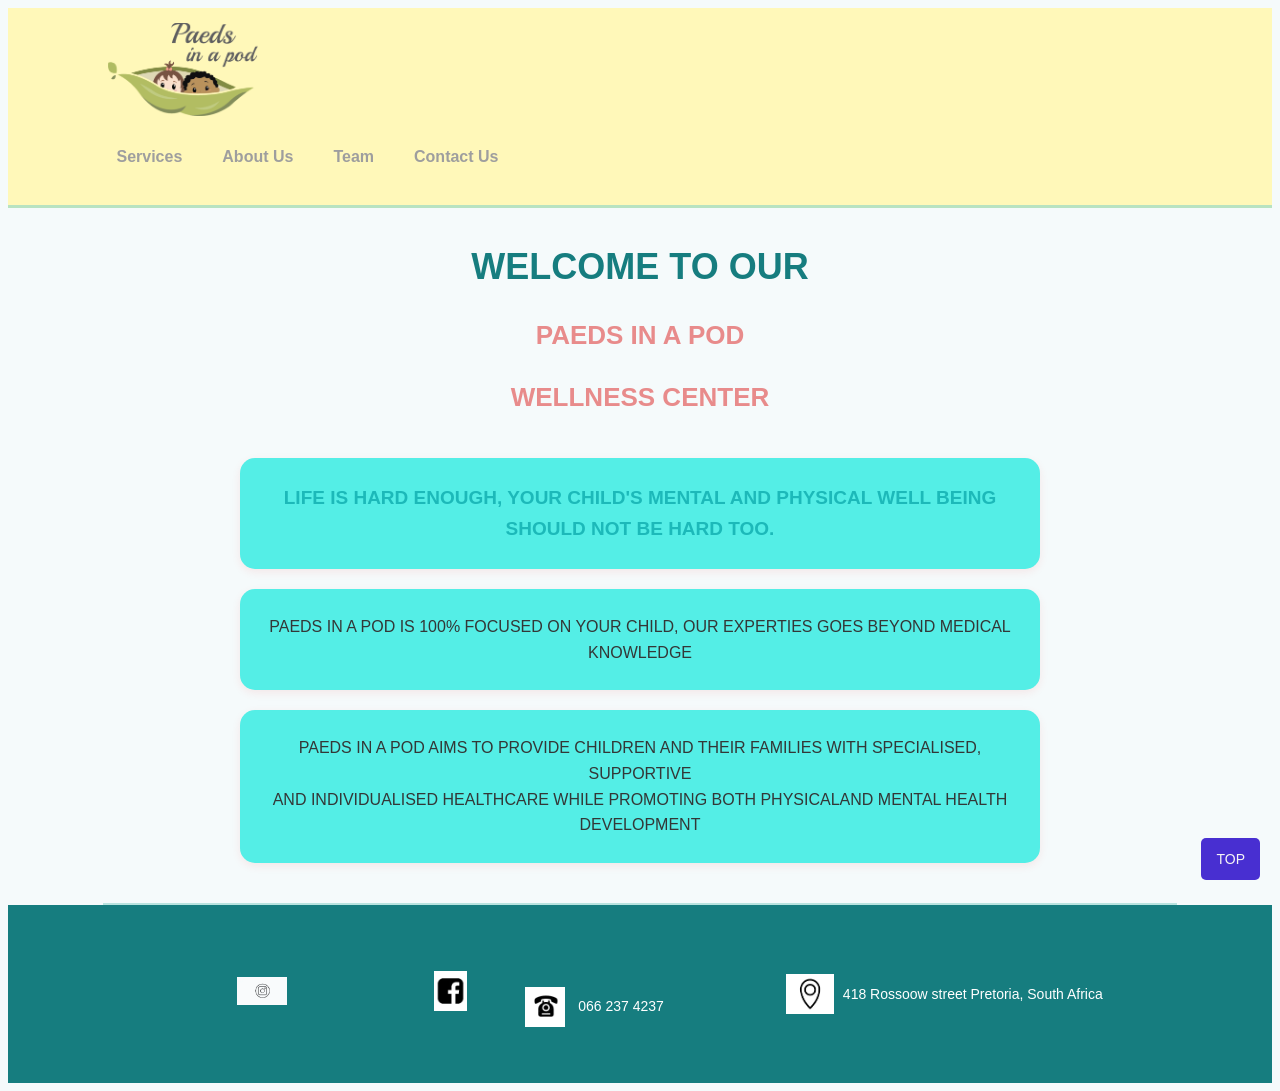
<file: ST10536642_Osego_WEDE5020_POE/homepage.html>
<!DOCTYPE html>
<html lang="en">
<head>
    <meta charset="UTF-8">
    <meta name="viewport" content="width=device-width, initial-scale=1.0">
    <title>Paeds in a pod Wellness Center</title>

<link rel="stylesheet" href="CSS\style.css">

</head>
<body id="top">
    
    <header>
        <nav class="nav">
       <!--Links homepage to the image, so when image is clicked, it returns to homepage-->
        <div class="logo">
        <a href="homepage.html">
            <img src="images\Logo-1.png" alt="Paeds in a Pod logo">
            
        </a>

      </div>
       
       
        <ul>
            <!--Links pages together forming one website-->
             <li><a href="services.html">Services</a></li>
              <li><a href="aboutus.html">About Us</a></li>
               <li><a href="team.html">Team</a></li>
                <li><a href="contactus.html">Contact Us</a></li>
               

        </ul>

       </nav>


    </header>

<h1>WELCOME TO OUR </h1>
    <h2>PAEDS IN A POD</h2>
<H2>WELLNESS CENTER</h2>

<DIV class="welcome-section">
    <P>
        LIFE IS HARD ENOUGH, YOUR CHILD'S MENTAL AND PHYSICAL WELL BEING SHOULD NOT BE HARD TOO.</P>
         <P> PAEDS IN A POD IS 100% FOCUSED ON YOUR CHILD, OUR EXPERTIES GOES BEYOND MEDICAL KNOWLEDGE
    </P>

<p>PAEDS IN A POD AIMS TO PROVIDE CHILDREN AND THEIR FAMILIES WITH SPECIALISED, SUPPORTIVE <BR>
    AND INDIVIDUALISED HEALTHCARE WHILE PROMOTING BOTH PHYSICALAND MENTAL HEALTH DEVELOPMENT</p>
</class>
</DIV>





<hr>
<footer>
<!--Links images to respective social media websites-->
<ul>
<li><a href="https://www.instagram.com/paeds_in_a_pod/">
            <img src="images\INSTA1.webp" alt="Instagrame Profile"> </li>

<li><a href="https://www.facebook.com/paedsinapodwellness/">
            <img src="images\download (1).webp" alt="Facebook Profile"> </li>
            <br>
<li><img src="images\download (2).webp"> 066 237 4237 </li>
<li><a href="https://www.paedsinapod.biz/services/#"> 

</a><img src="images\download (3).webp"> 418 Rossoow street Pretoria, South Africa  </li>

</ul>
</footer>

<a href="#top" class="back-to-top"> TOP</a>
</body>
</html>
</file>
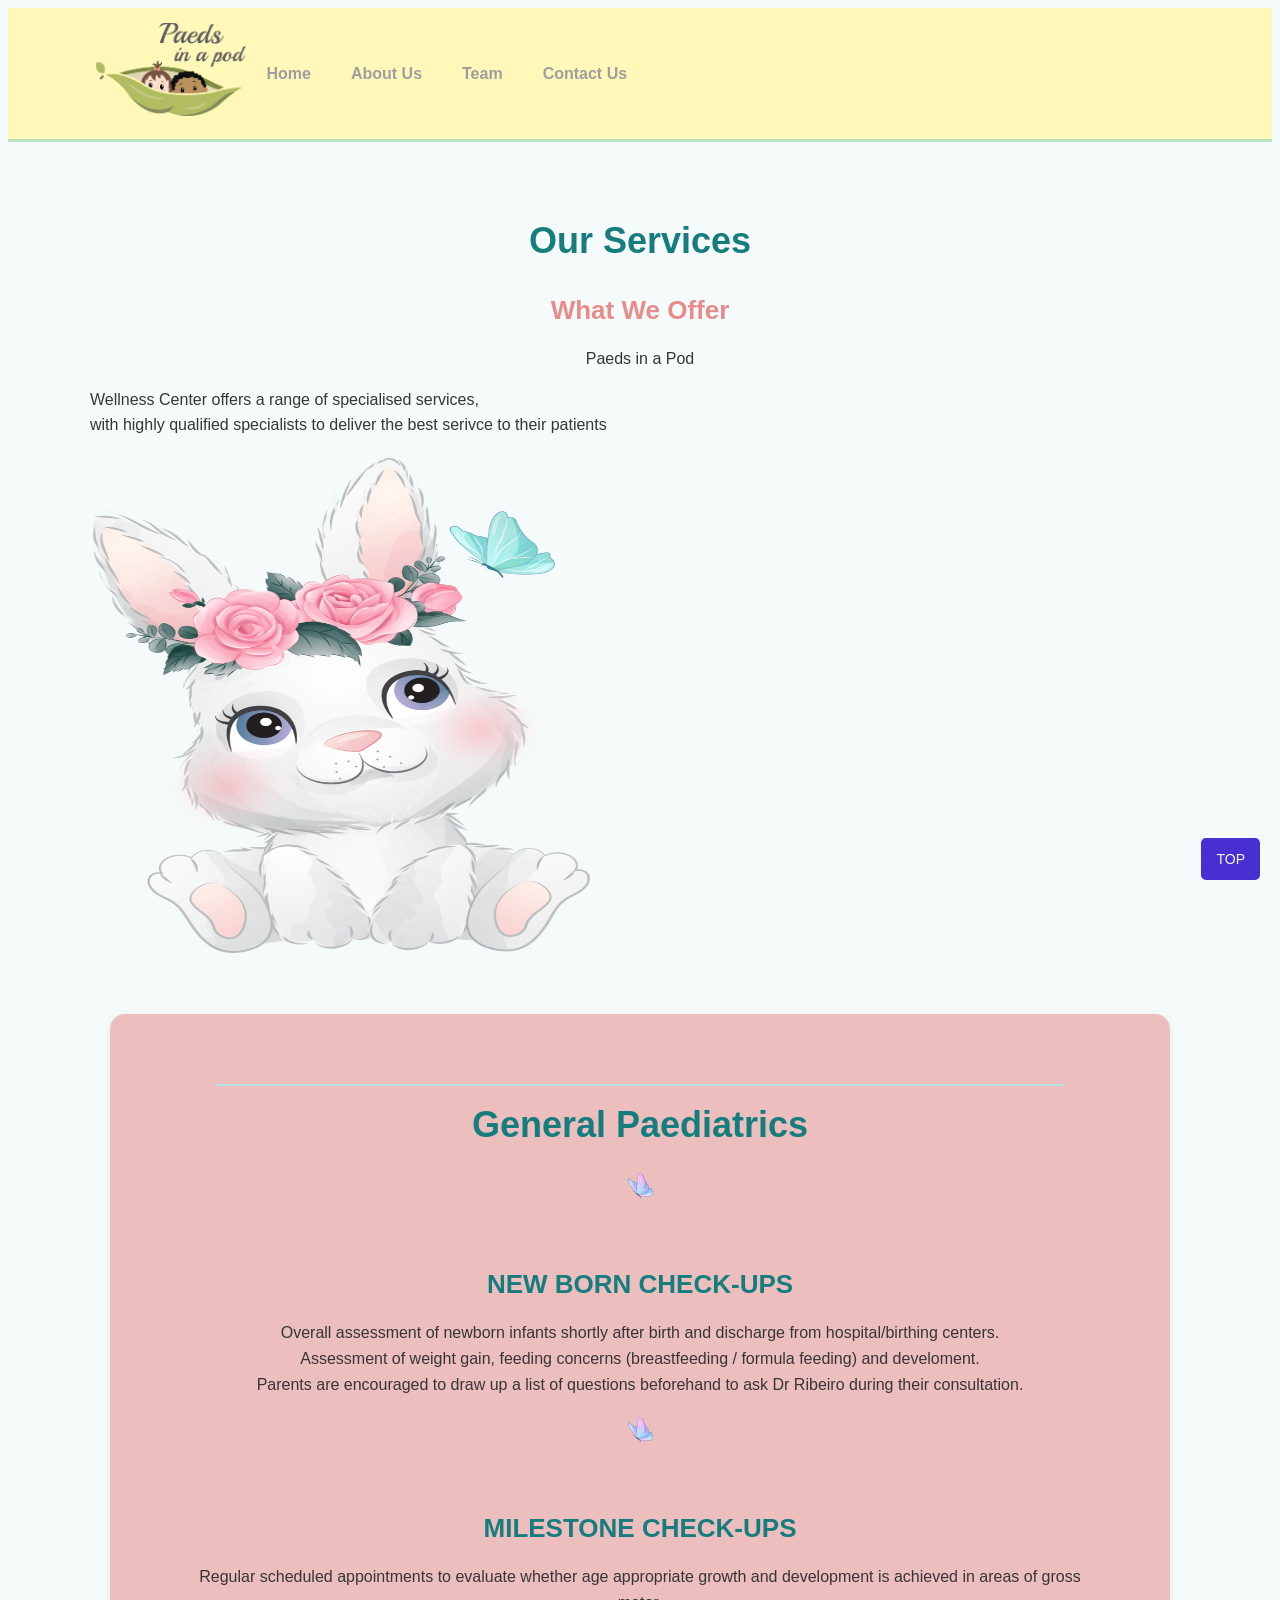
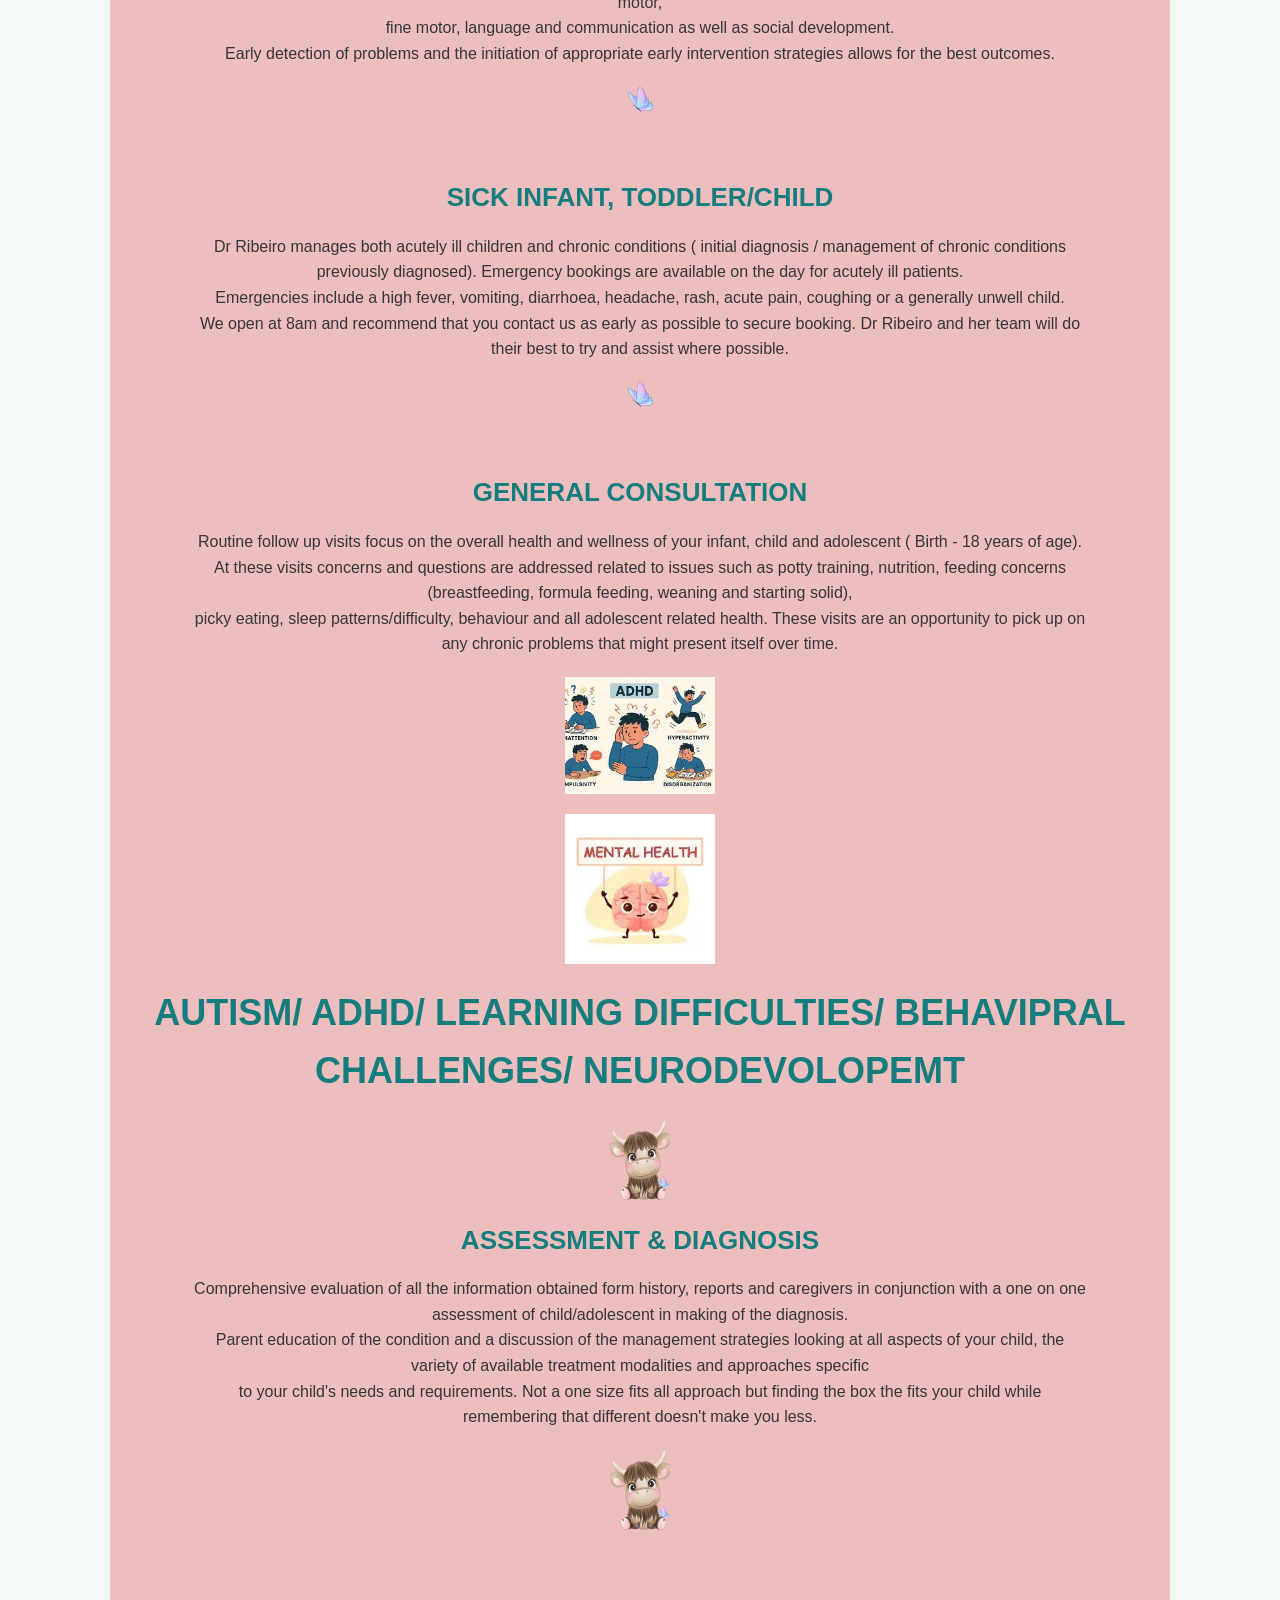
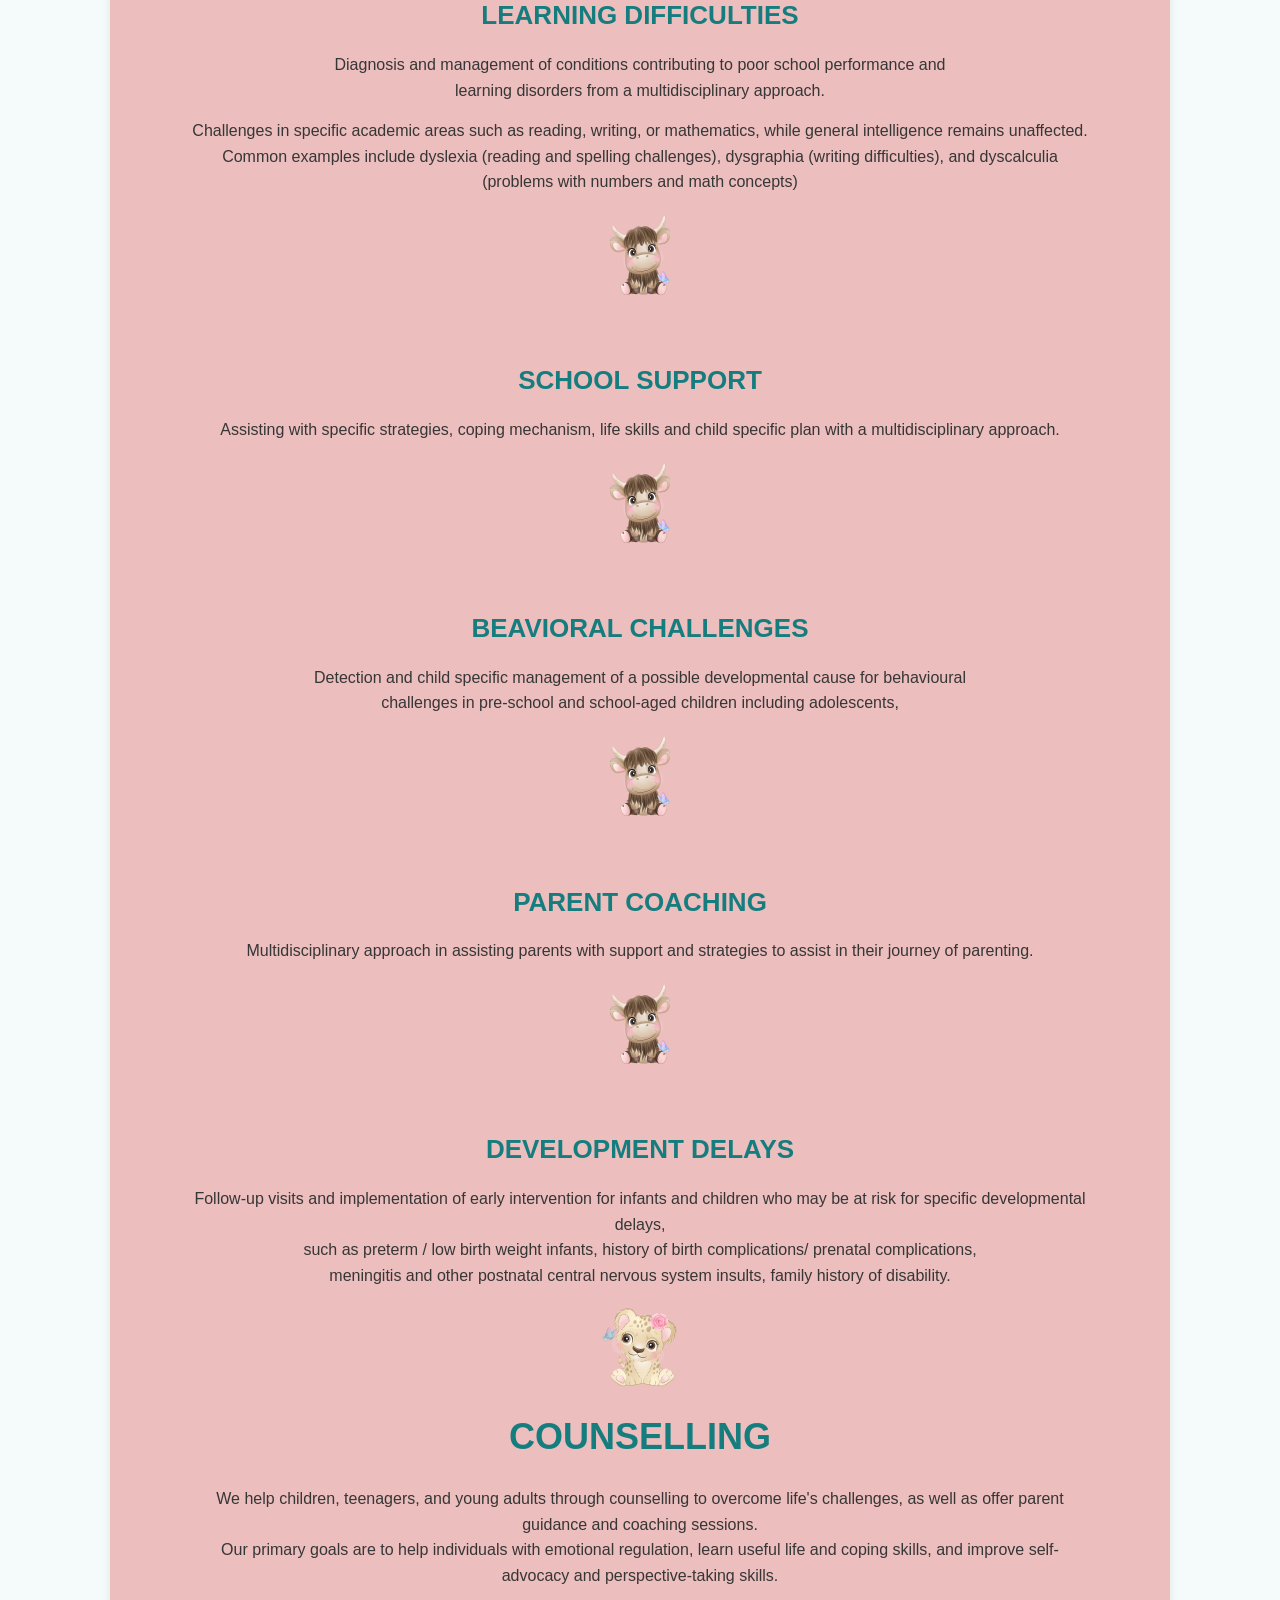
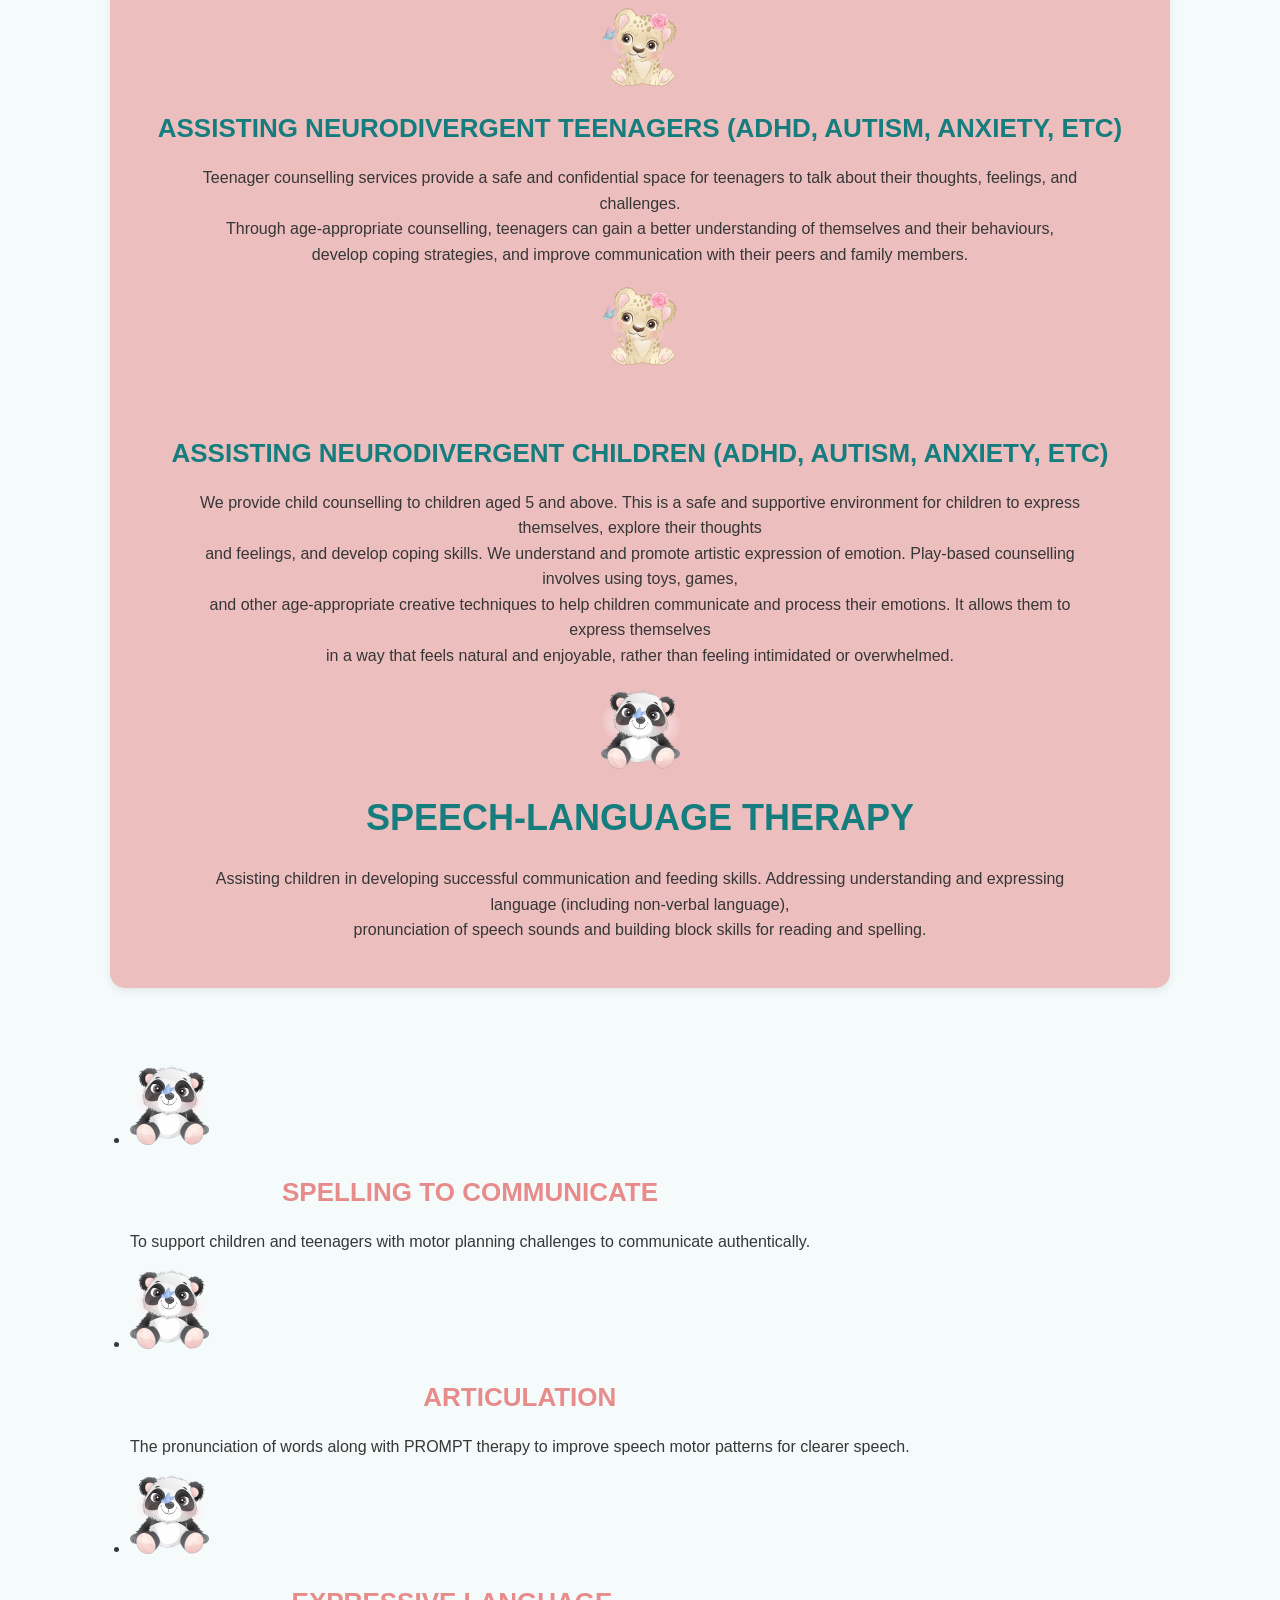
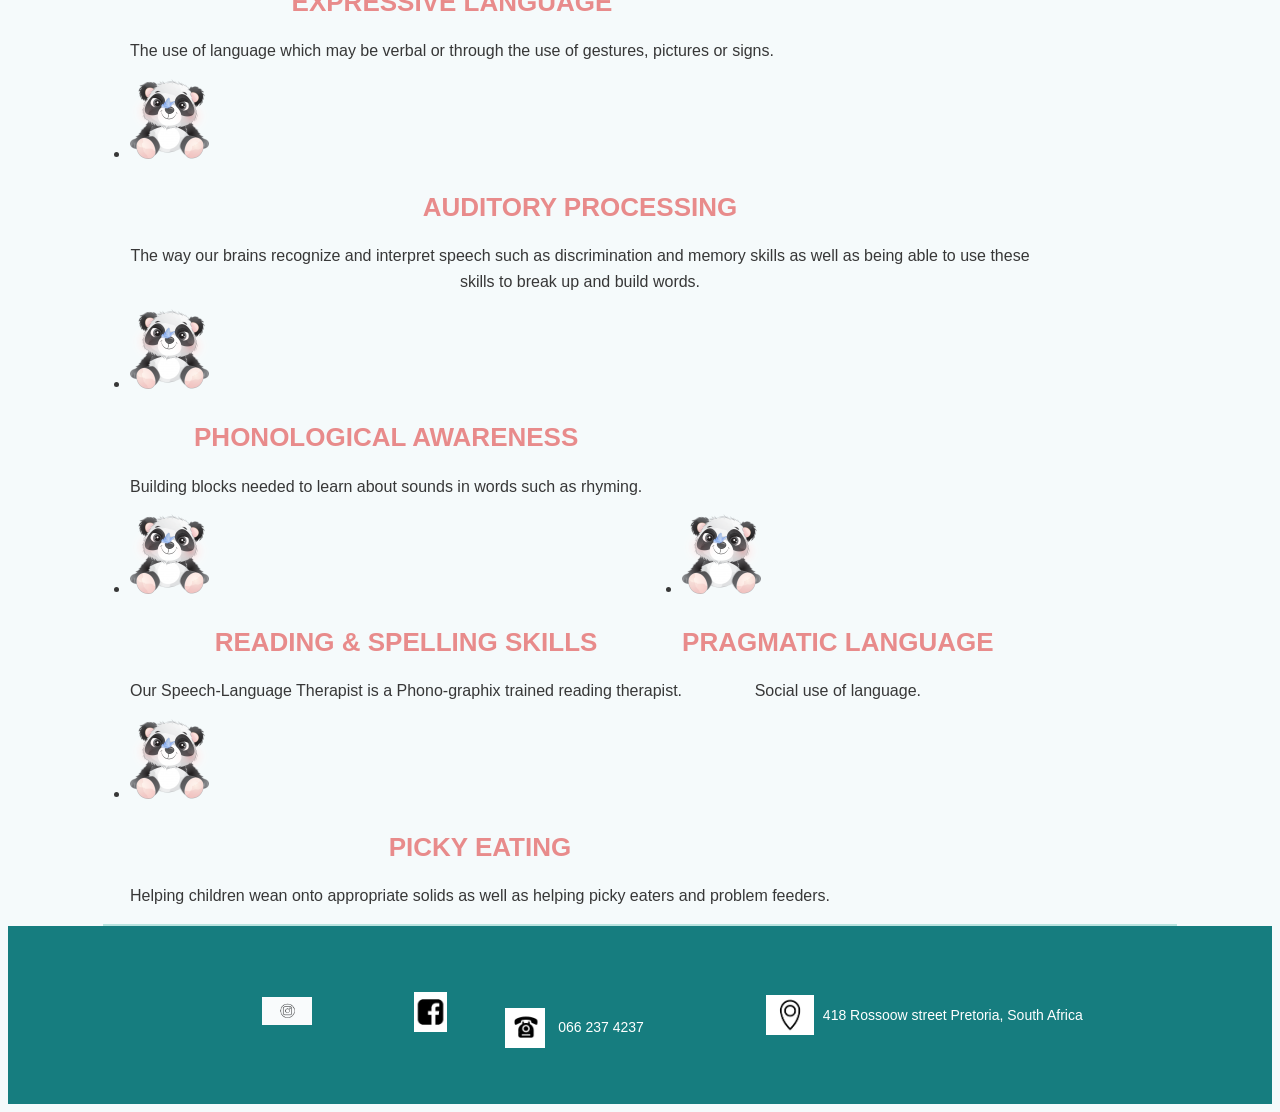
<file: ST10536642_Osego_WEDE5020_POE/services.html>
<!DOCTYPE html>
<html lang="en">
<head>
    <meta charset="UTF-8">
    <meta name="viewport" content="width=device-width, initial-scale=1.0">
    <title>SERIVICES</title>
    <link rel="stylesheet" href="CSS\style.css">
</head>
<body id="top">
     <header>
      <div class="logo">
        
        <a href="homepage.html">
            <img src="images\Logo-1.png" alt="Paeds in a Pod logo">
            
        </a>

      </div>
       
       <nav class="nav">
        <ul>
            
            <li><a href="homepage.html">Home</a></li>
             
              <li><a href="aboutus.html">About Us</a></li>
               <li><a href="team.html">Team</a></li>
                <li><a href="contactus.html">Contact Us</a></li>
               

        </ul>
        </nav>
        </header> 
        <main>


<h1>Our Services</h1>
<h2>What We Offer</h2>

<p style="text-align:center;">Paeds in a Pod<div></div> Wellness Center offers a range of specialised services,<br> with highly qualified specialists to deliver the best serivce to their patients</p>
   
<img src="images\Bunny.png" width="500" height="500" alt="Bunny" style="display: block; margin-center: auto;">
    
<br>

<section class="service-section">
<hr>
<h1>General Paediatrics</h1>
    <img src="images\butterfly-ot4iz4cu1ujsd76tr3wn1ry54sgee6y5sbs3grbbcq.png">
<br>
<h2>NEW BORN CHECK-UPS</h2>
<p>Overall assessment of newborn infants shortly after birth and discharge from hospital/birthing centers.<BR> Assessment of weight gain, feeding concerns (breastfeeding / formula feeding) and develoment.<BR> Parents are encouraged to draw up a list of questions beforehand to ask Dr Ribeiro during their consultation.</p>



    <img src="images\butterfly-ot4iz4cu1ujsd76tr3wn1ry54sgee6y5sbs3grbbcq.png">
<br>
<h2>MILESTONE CHECK-UPS</h2>
<p>Regular scheduled appointments to evaluate whether age appropriate growth and development is achieved in areas of gross motor,<BR> fine motor, language and communication as well as social development.<BR> Early detection of problems and the initiation of appropriate early intervention strategies allows for the best outcomes.</p>


    <img src="images\butterfly-ot4iz4cu1ujsd76tr3wn1ry54sgee6y5sbs3grbbcq.png">
<br>
<h2>SICK INFANT, TODDLER/CHILD</H2>
    <P>Dr Ribeiro manages both acutely ill children and chronic conditions ( initial diagnosis / management of chronic conditions <BR>previously diagnosed). Emergency bookings are available on the day for acutely ill patients.<BR> Emergencies include a high fever, vomiting, diarrhoea, headache, rash, acute pain, coughing or a generally unwell child.<BR> We open at 8am and recommend that you contact us as early as possible to secure booking. Dr Ribeiro and her team will do their best to try and assist where possible.</P>


        <img src="images\butterfly-ot4iz4cu1ujsd76tr3wn1ry54sgee6y5sbs3grbbcq.png">
<br>
<h2>GENERAL CONSULTATION</h2>
<p>Routine follow up visits focus on the overall health and wellness of your infant, child and adolescent ( Birth - 18 years of age).<BR> At these visits concerns and questions are addressed related to issues such as potty training, nutrition, feeding concerns (breastfeeding, formula feeding, weaning and starting solid),<BR> picky eating, sleep patterns/difficulty, behaviour and all adolescent related health. These visits are an opportunity to pick up on any chronic problems that might present itself over time.</p>





<img src="images\image2.webp">
<img src="images\OIP1.webp">


<h1>AUTISM/ ADHD/ LEARNING DIFFICULTIES/ BEHAVIPRAL CHALLENGES/ NEURODEVOLOPEMT</h1>
    <img src="images\Buffelo-ot4hue0llc3yufiu1ngxfhvzkwjb0m0pfxp2ecxv5s.png">
<h2>ASSESSMENT & DIAGNOSIS</h2>
<p>Comprehensive evaluation of all the information obtained form history, reports and caregivers in conjunction with a one on one assessment of child/adolescent in making of the diagnosis.<BR> Parent education of the condition and a discussion of the management strategies looking at all aspects of your child, the variety of available treatment modalities and approaches specific<BR> to your child's needs and requirements. Not a one size fits all approach but finding the box the fits your child while remembering that different doesn't make you less. </p>


    <img src="images\Buffelo-ot4hue0llc3yufiu1ngxfhvzkwjb0m0pfxp2ecxv5s.png">
<br>
<h2>LEARNING DIFFICULTIES</h2>
<p>Diagnosis and management of conditions contributing to poor school performance and<BR> learning disorders from a multidisciplinary approach.</p>
<P>Challenges in specific academic areas such as reading, writing, or mathematics, while general intelligence remains unaffected.<BR> Common examples include dyslexia (reading and spelling challenges), dysgraphia (writing difficulties), and dyscalculia (problems with numbers and math concepts) 
</P>

    <img src="images\Buffelo-ot4hue0llc3yufiu1ngxfhvzkwjb0m0pfxp2ecxv5s.png">
<br>
<h2>SCHOOL SUPPORT</H2>
    <P>Assisting with specific strategies, coping mechanism, life skills and child specific plan with a multidisciplinary approach.</P>

        <img src="images\Buffelo-ot4hue0llc3yufiu1ngxfhvzkwjb0m0pfxp2ecxv5s.png">
<br>
<h2>BEAVIORAL CHALLENGES</h2>

<p>Detection and child specific management of a possible developmental cause for behavioural <BR>challenges in pre-school and school-aged children including adolescents,</p>
<img src="images\Buffelo-ot4hue0llc3yufiu1ngxfhvzkwjb0m0pfxp2ecxv5s.png">
<br>
<h2>PARENT COACHING</h2>
<P>Multidisciplinary approach in assisting parents with support and strategies to assist in their journey of parenting.</P>

<img src="images\Buffelo-ot4hue0llc3yufiu1ngxfhvzkwjb0m0pfxp2ecxv5s.png">
<br>
<h2>DEVELOPMENT DELAYS</h2>
<P>Follow-up visits and implementation of early intervention for infants and children who may be at risk for specific developmental delays,<BR> such as preterm / low birth weight infants, history of birth complications/ prenatal complications, <BR>meningitis and other postnatal central nervous system insults, family history of disability.</P>









<img src="images\leopard-ot4nlodar1vd6ofcmr42sosfmwubhnxq9wwve3lczk.png">

<h1>COUNSELLING</h1>
<P>We help children, teenagers, and young adults through counselling to overcome life's challenges, as well as offer parent guidance and coaching sessions.<BR> Our primary goals are to help individuals with emotional regulation, learn useful life and coping skills, and improve self-advocacy and perspective-taking skills.</P>
    <img src="images\leopard-ot4nlodar1vd6ofcmr42sosfmwubhnxq9wwve3lczk.png">
<h2>ASSISTING NEURODIVERGENT TEENAGERS (ADHD, AUTISM, ANXIETY, ETC)</h2>
<p>Teenager counselling services provide a safe and confidential space for teenagers to talk about their thoughts, feelings, and challenges.<BR> Through age-appropriate counselling, teenagers can gain a better understanding of themselves and their behaviours,<BR> develop coping strategies, and improve communication with their peers and family members.</p>

    <img src="images\leopard-ot4nlodar1vd6ofcmr42sosfmwubhnxq9wwve3lczk.png">
<br>
<h2>ASSISTING NEURODIVERGENT CHILDREN (ADHD, AUTISM, ANXIETY, ETC)</h2>
 <P>We provide child counselling to children aged 5 and above. This is a safe and supportive environment for children to express themselves, explore their thoughts<BR> and feelings, and develop coping skills. We understand and promote artistic expression of emotion. Play-based counselling involves using toys, games,<BR> and other age-appropriate creative techniques to help children communicate and process their emotions. It allows them to express themselves<BR> in a way that feels natural and enjoyable, rather than feeling intimidated or overwhelmed.</P>

   


<img src="images\Panda-ot4hugu45u7tt9eql6ot4z6dd25enpbwgbniu6ton4.png">

<h1>SPEECH-LANGUAGE THERAPY</h1>
<P>Assisting children in developing successful communication and feeding skills. Addressing understanding and expressing language (including non-verbal language),<BR> pronunciation of speech sounds and building block skills for reading and spelling.</P>
</section>  
<BR>
 <ul>
            <li><img src="images\Panda-ot4hugu45u7tt9eql6ot4z6dd25enpbwgbniu6ton4.png">
<br>
<h2>SPELLING TO COMMUNICATE</h2>
<p>To support children and teenagers with motor planning challenges to communicate authentically.</p>
</li>

             <li><img src="images\Panda-ot4hugu45u7tt9eql6ot4z6dd25enpbwgbniu6ton4.png">
<br>
<h2>ARTICULATION</h2>
<P>The pronunciation of words along with PROMPT therapy to improve speech motor patterns for clearer speech.</P>
</li>


              <li><img src="images\Panda-ot4hugu45u7tt9eql6ot4z6dd25enpbwgbniu6ton4.png">
<br>
<h2>EXPRESSIVE LANGUAGE</H2>
    <P>The use of language which may be verbal or through the use of gestures, pictures or signs.</P>
   </li>


               <li>  <img src="images\Panda-ot4hugu45u7tt9eql6ot4z6dd25enpbwgbniu6ton4.png">
<br>
<h2>AUDITORY PROCESSING</h2>
<P>The way our brains recognize and interpret speech such as discrimination and memory skills as well as being able to use these skills to break up and build words.</P>
</li>
                <li><img src="images\Panda-ot4hugu45u7tt9eql6ot4z6dd25enpbwgbniu6ton4.png">
<br>
<h2>PHONOLOGICAL AWARENESS</h2>
<P>Building blocks needed to learn about sounds in words such as rhyming.</P>
</li>
               
<li><img src="images\Panda-ot4hugu45u7tt9eql6ot4z6dd25enpbwgbniu6ton4.png">
<br>
<h2>READING & SPELLING SKILLS</h2>
<P>Our Speech-Language Therapist is a Phono-graphix trained reading therapist.</P></LI>
<br>

<LI><img src="images\Panda-ot4hugu45u7tt9eql6ot4z6dd25enpbwgbniu6ton4.png">
<br>
<h2>PRAGMATIC LANGUAGE</h2>
<P>Social use of language.</P>
</LI>

<LI><img src="images\Panda-ot4hugu45u7tt9eql6ot4z6dd25enpbwgbniu6ton4.png">
<br>
<h2>PICKY EATING</h2>
<P>Helping children wean onto appropriate solids as well as helping picky eaters and problem feeders.</P></LI>
</LI>
        </ul>



</main>
        <hr>
<footer>
    

<ul>
<li></li><a href="https://www.instagram.com/paeds_in_a_pod/">
            <img src="images\INSTA1.webp" alt="Instagrame Profile"> </li>

<li><a href="https://www.facebook.com/paedsinapodwellness/">
            <img src="images\download (1).webp" alt="Facebook Profile"> </li>
            <br>
<li><img src="images\download (2).webp"> 066 237 4237 </li>
<li><a href="https://www.paedsinapod.biz/services/#"> 

</a><img src="images\download (3).webp"> 418 Rossoow street Pretoria, South Africa  </li>

</ul>
</footer>
<a href="#top" class="back-to-top"> TOP</a>
</body>
</html>
</file>
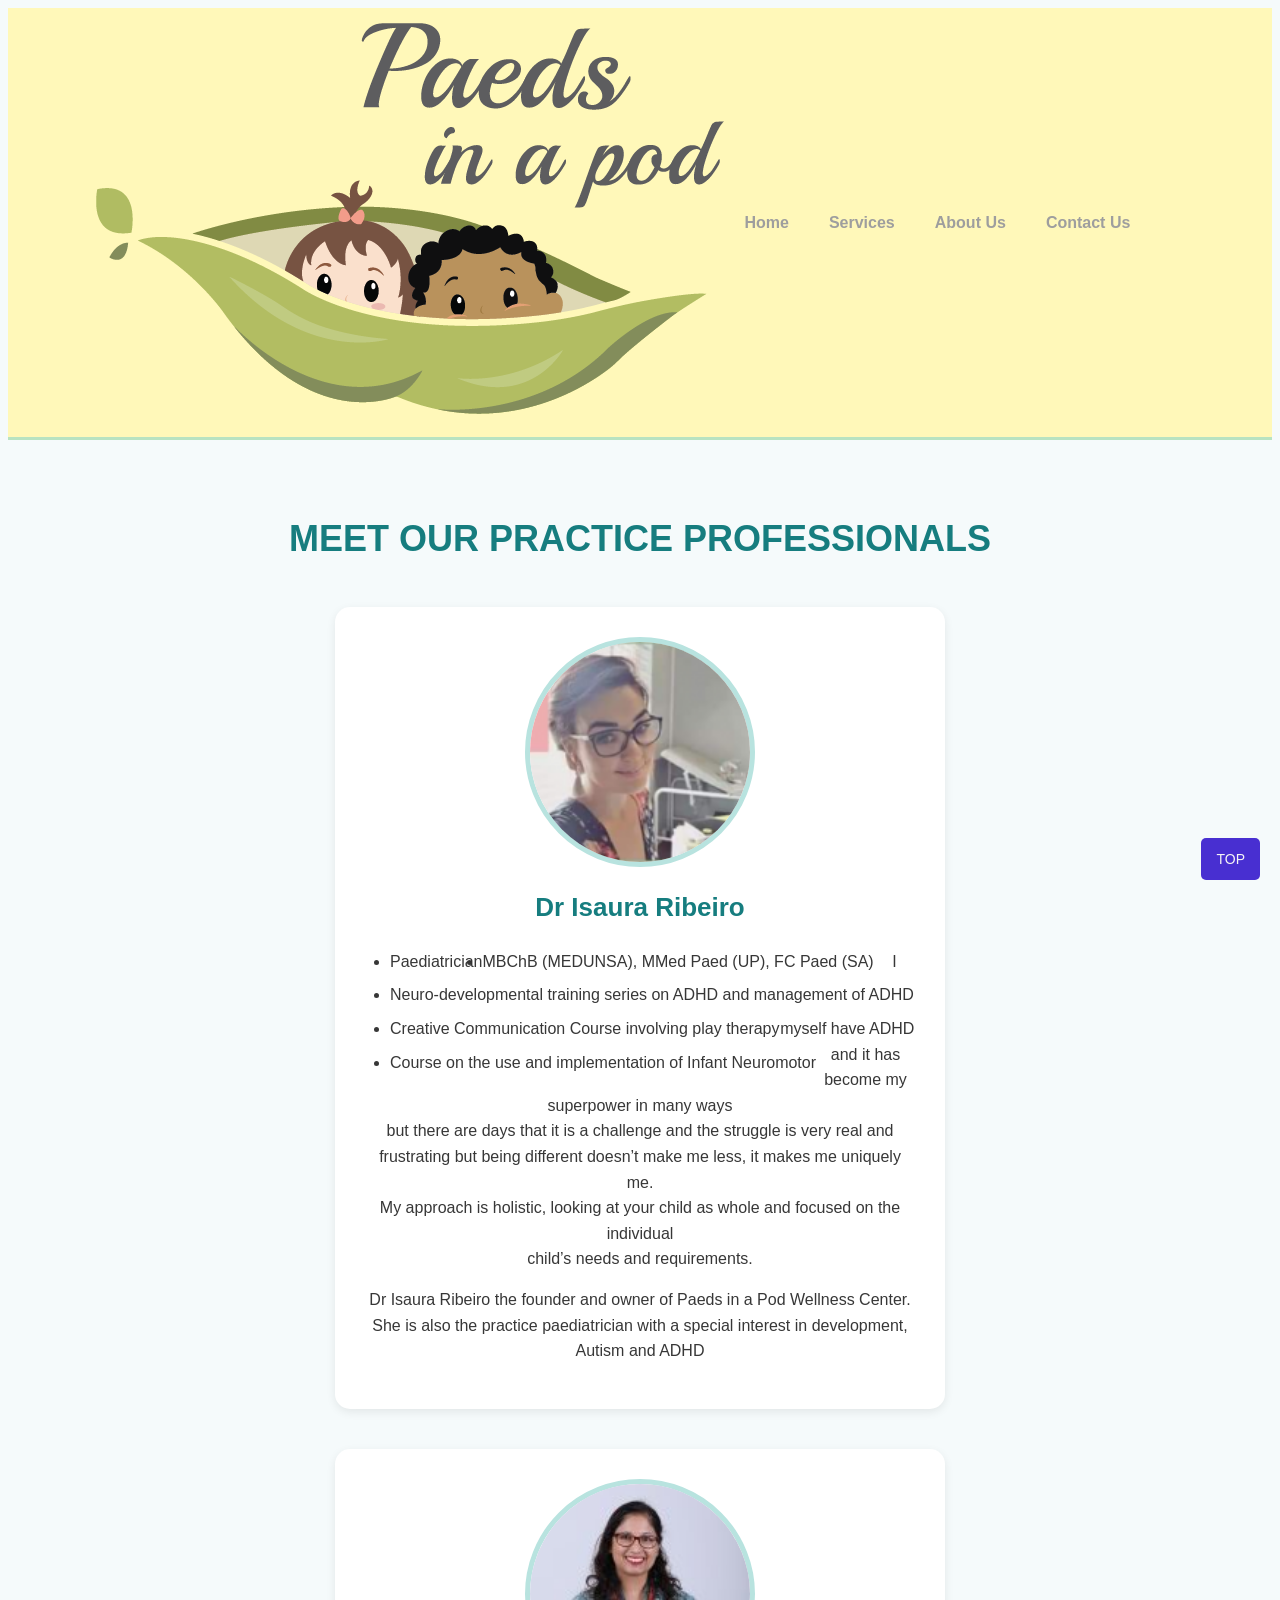
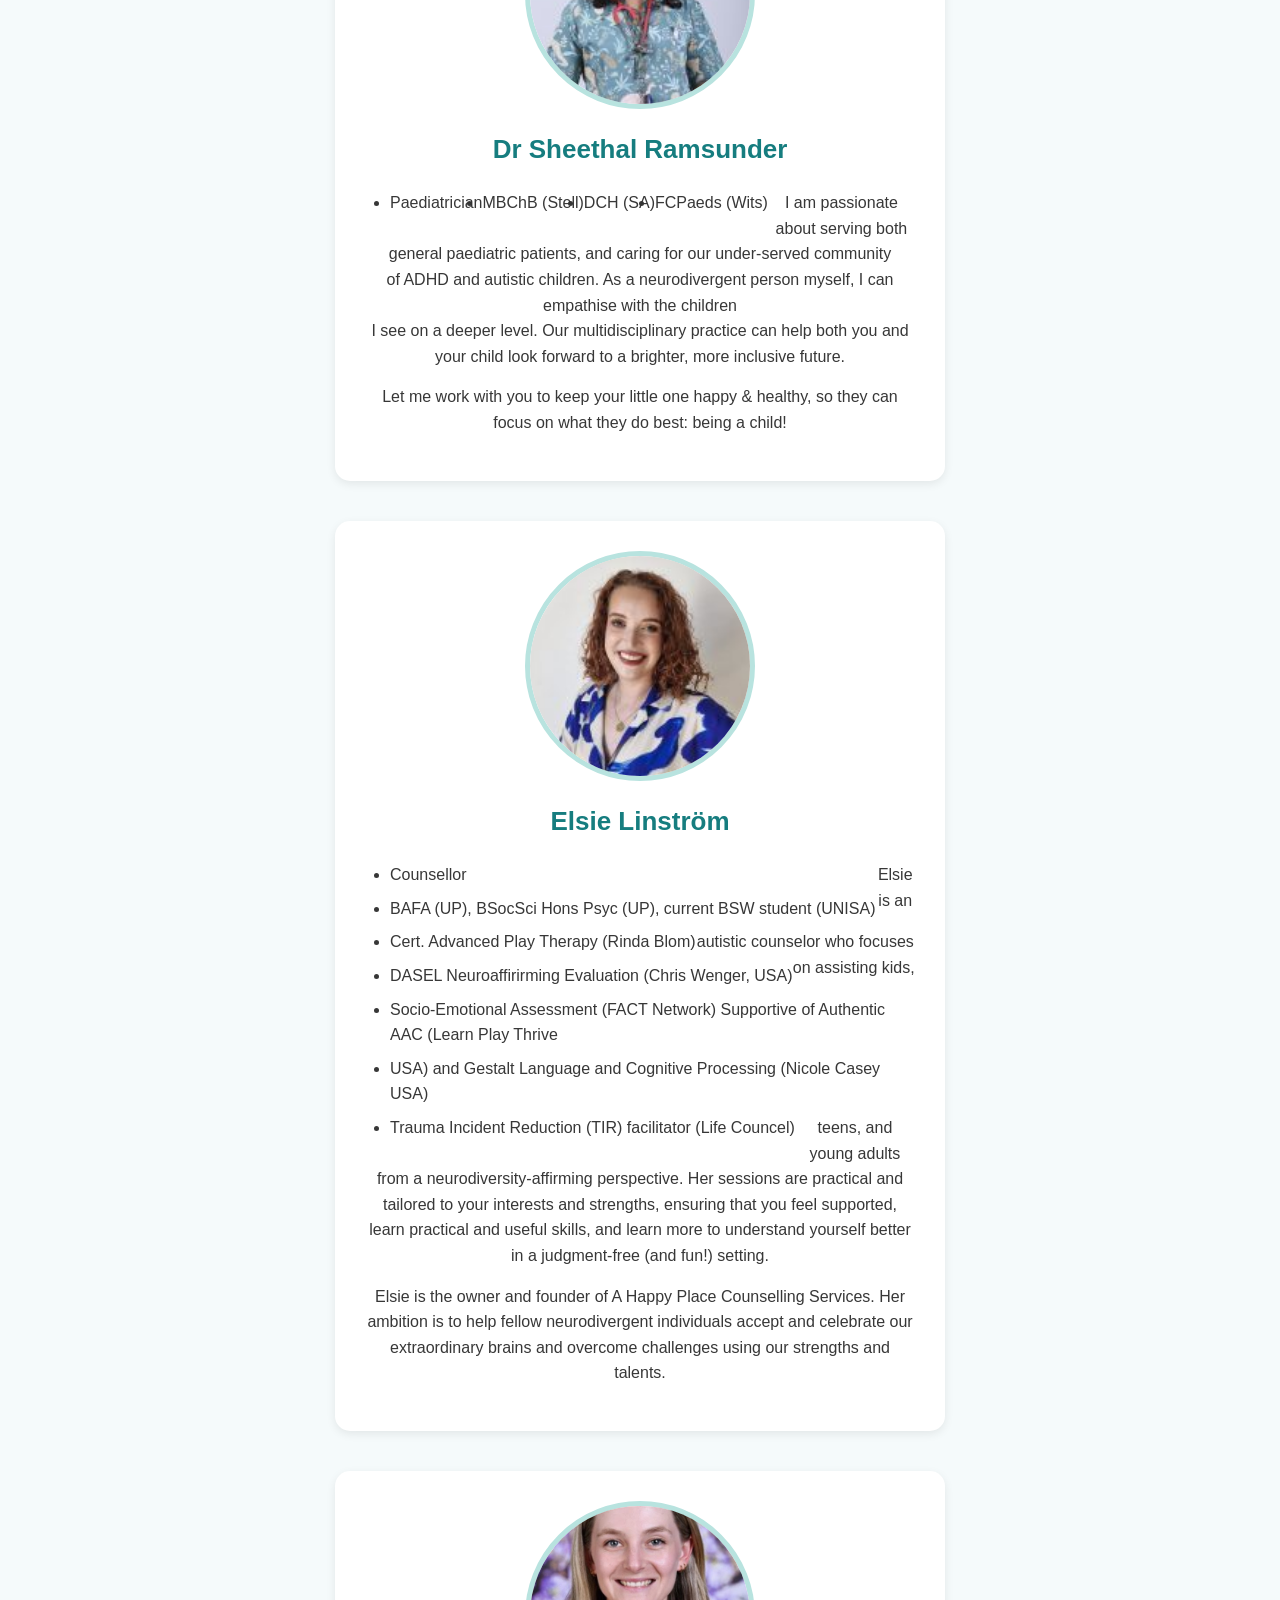
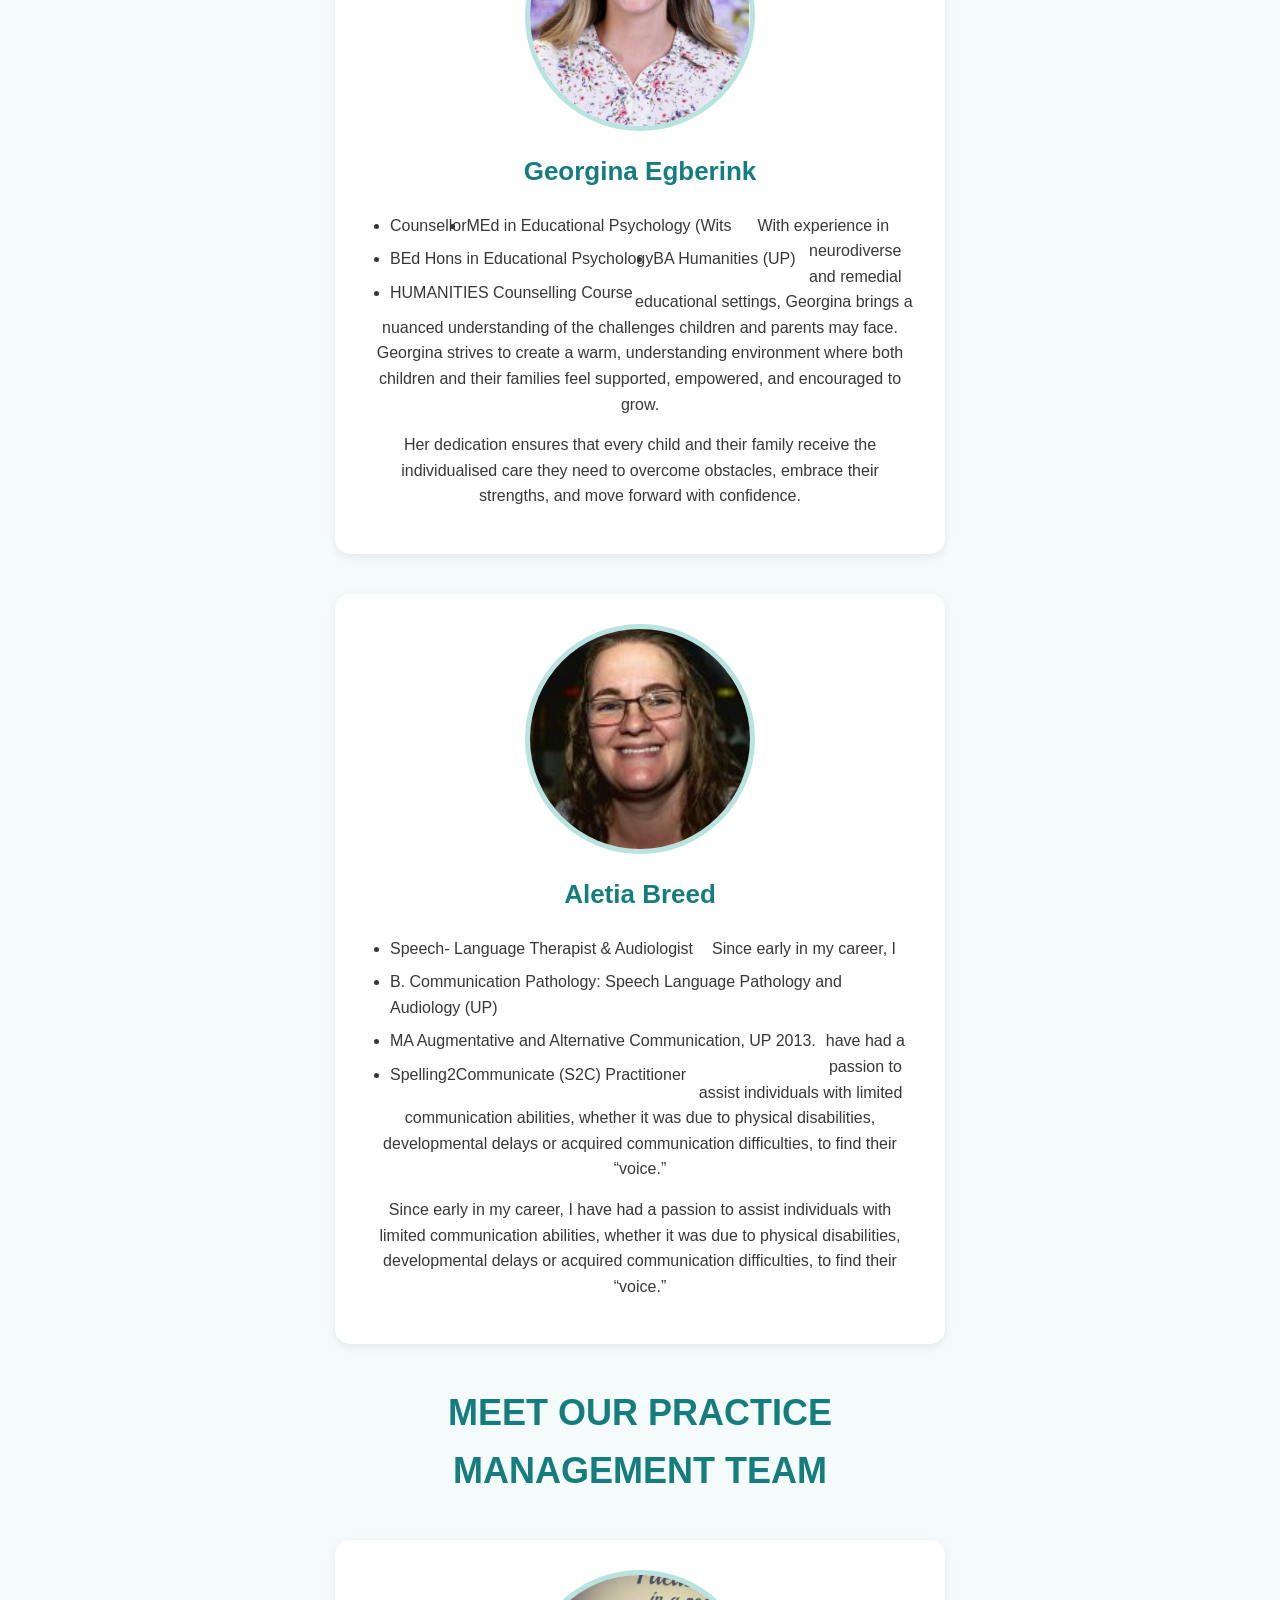
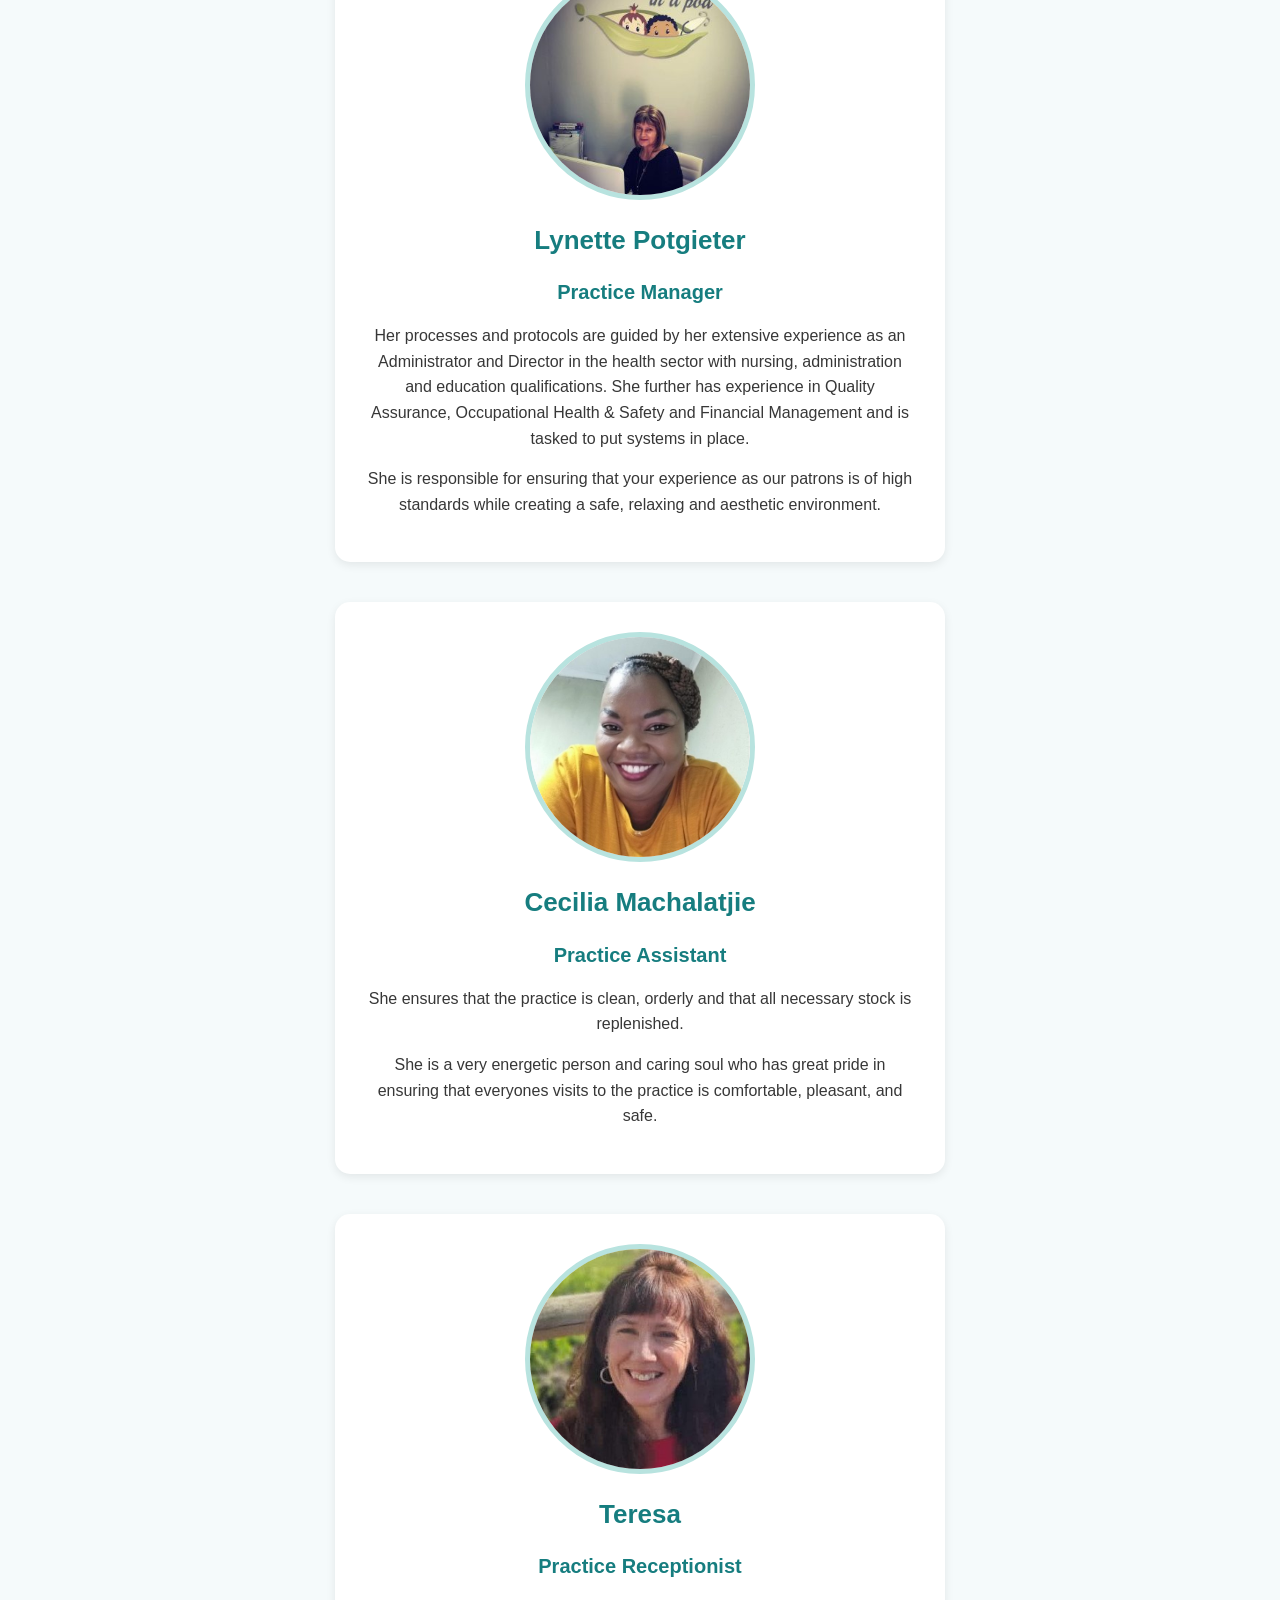
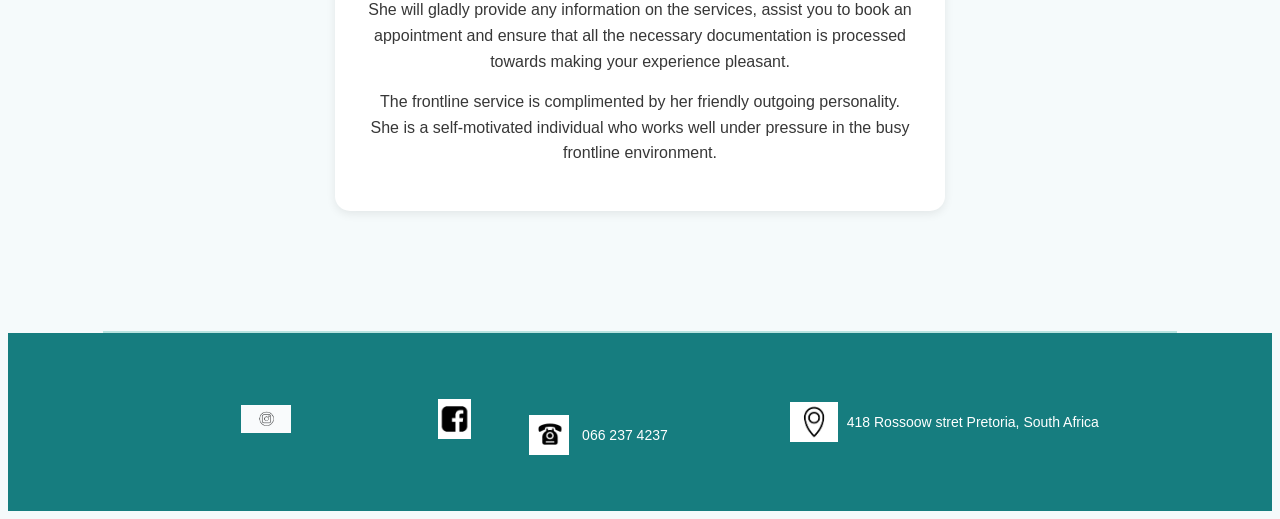
<file: ST10536642_Osego_WEDE5020_POE/team.html>
<!DOCTYPE html>
<html lang="en">
<head>
    <meta charset="UTF-8">
    <meta name="viewport" content="width=device-width, initial-scale=1.0">
    <title>Team</title>
    <link rel="stylesheet" href="CSS\style.css">
    
</head>
<body id="top">
     <header>
      <!--Links homepage to the image, so when image is clicked, it returns to homepage-->
        <div>
        <a href="homepage.html">
            <img src="images\Logo-1.png" alt="Paeds in a Pod logo">
            
        </a>

      </div>
       
       <nav class="nav">
        <ul>
            <!--Links pages together forming one website-->
            <li><a href="homepage.html">Home</a></li>
             <li><a href="services.html">Services</a></li>
              <li><a href="aboutus.html">About Us</a></li>
               
                <li><a href="contactus.html">Contact Us</a></li>
               

        </ul>

       </nav>


    </header>
    <main class="team-section"
<HR>
<H1>MEET OUR PRACTICE PROFESSIONALS</H1>

<section class="team-member">

<IMG SRC="images\image1.png">
    <H2>Dr Isaura Ribeiro</H2>
<ul>
    <li>Paediatrician</li>
    <li>MBChB (MEDUNSA), MMed Paed (UP), FC Paed (SA)</li>
    <li>Neuro-developmental training series on ADHD and management of ADHD</li>
    <li>Creative Communication Course involving play therapy</li>
    <li>Course on the use and implementation of Infant Neuromotor</li>

    </ul>

<p>I myself have ADHD and it has become my superpower in many ways<br> but there are days that it is a challenge and the struggle is very real and<br> frustrating but being different doesn’t make me less, it makes me uniquely me.<br> My approach is holistic, looking at your child as whole and focused on the individual<br> child’s needs and requirements. </p>

<p>Dr Isaura Ribeiro the founder and owner of Paeds in a Pod Wellness Center.<br> She is also the practice paediatrician with a special interest in development, Autism and ADHD</p>
</section>

<section class="team-member">
<IMG SRC="images\image2.jpg">
<h2>Dr Sheethal Ramsunder</h2>
<ul>
    <li>Paediatrician</li>
    <li>MBChB (Stell)</li>
    <li>DCH (SA)</li>
    <li>FCPaeds (Wits)</li>
    

    </ul>

<p>I am passionate about serving both general paediatric patients, and caring for our under-served community <br>of ADHD and autistic children. As a neurodivergent person myself, I can empathise with the children <br>I see on a deeper level. Our multidisciplinary practice can help both you and your child look forward to a brighter, more inclusive future.

<p>Let me work with you to keep your little one happy & healthy, so they can focus on what they do best: being a child!</p>
</section>
<section class="team-member">
<IMG SRC="images\image3.jpg">
<h2>Elsie Linström</h2>
<ul>
    <li>Counsellor</li>
    <li>BAFA (UP), BSocSci Hons Psyc (UP), current BSW student (UNISA)</li>
    <li>Cert. Advanced Play Therapy (Rinda Blom)</li>
    <li>DASEL Neuroaffirirming Evaluation (Chris Wenger, USA)</li>
    <li>Socio-Emotional Assessment (FACT Network)
Supportive of Authentic AAC (Learn Play Thrive</li>
    <li>USA) and Gestalt Language and Cognitive Processing (Nicole Casey USA)</li>
    <li>Trauma Incident Reduction (TIR) facilitator (Life Councel)</li>
    
    </ul>
<p>Elsie is an autistic counselor who focuses on assisting kids, teens, and young adults from a neurodiversity-affirming perspective. Her sessions are practical and tailored to your interests and strengths, ensuring that you feel supported, learn practical and useful skills, and learn more to understand yourself better in a judgment-free (and fun!) setting.</p>
<p>Elsie is the owner and founder of A Happy Place Counselling Services. Her ambition is to help fellow neurodivergent individuals accept and celebrate our extraordinary brains and overcome challenges using our strengths and talents.</p>
</section>

<section class="team-member">

<IMG SRC="images\image4.jpg">
<h2>Georgina Egberink</h2>
<ul>
    <li>Counsellor</li>
<li>MEd in Educational Psychology (Wits</li>
<li>BEd Hons in Educational Psychology</li>
<li>BA Humanities (UP)</li>
<li>HUMANITIES Counselling Course</li>

</ul>

<p>With experience in neurodiverse and remedial educational settings, Georgina brings a nuanced understanding of the challenges children and parents may face. Georgina strives to create a warm, understanding environment where both children and their families feel supported, empowered, and encouraged to grow.</p>
<p>Her dedication ensures that every child and their family receive the individualised care they need to overcome obstacles, embrace their strengths, and move forward with confidence.</p>
</section>

<section class="team-member">
<IMG SRC="images\image5.jpg">
<h2>Aletia Breed</h2>
<ul>
    <li>Speech- Language Therapist & Audiologist</li>
    <li>B. Communication Pathology: Speech Language Pathology and Audiology (UP)</li>
    <li>  MA Augmentative and Alternative Communication, UP 2013.</li>
    <li>Spelling2Communicate (S2C) Practitioner</li>
</ul>

<p>Since early in my career, I have had a passion to assist individuals with limited communication abilities, whether it was due to physical disabilities, developmental delays or acquired communication difficulties, to find their “voice.” </p>
<p>Since early in my career, I have had a passion to assist individuals with limited communication abilities, whether it was due to physical disabilities, developmental delays or acquired communication difficulties, to find their “voice.” </p>
</section>

<h1>MEET OUR PRACTICE<BR> MANAGEMENT TEAM</h1>

<section class="team-member">
<IMG SRC="images\Lynette-300x300.jpg">
<h2>Lynette Potgieter</h2>
<H3>Practice Manager</H3>

<P>Her processes and protocols are guided by her extensive experience as an Administrator and Director in the health sector with nursing, administration and education qualifications. She further has experience in Quality Assurance, Occupational Health & Safety and Financial Management and is tasked to put systems in place.</P>
<P>She is responsible for ensuring that your experience as our patrons is of high standards while creating a safe, relaxing and aesthetic environment.</P>
</section>

<section class="team-member">
<IMG SRC="images\Cecilia Machalatjie.jpg">
<h2>Cecilia Machalatjie</h2>
<H3>Practice Assistant</H3>

<P>She ensures that the practice is clean, orderly and that all necessary stock is replenished.</P>
<P>She is a very energetic person and caring soul who has great pride in ensuring that everyones visits to the practice is comfortable, pleasant, and safe.</P>
</section>


<section class="team-member">
<IMG SRC="images\tERESA.jpg">
<h2>Teresa</h2>
<H3>Practice Receptionist</H3>

<P>She will gladly provide any information on the services, assist you to book an appointment and ensure that all the necessary documentation is processed towards making your experience pleasant.</P>
<P>The frontline service is complimented by her friendly outgoing personality. She is a self-motivated individual who works well under pressure in the busy frontline environment.</P>
</section>

</main>

















<HR>
 <footer>

<ul>
<li><a href="https://www.instagram.com/paeds_in_a_pod/">
            <img src="images\INSTA1.webp" alt="Instagrame Profile"> </li>

<li><a href="https://www.facebook.com/paedsinapodwellness/">
            <img src="images\download (1).webp" alt="Facebook Profile"> </li>
            <br>
<li><img src="images\download (2).webp"> 066 237 4237 </li>
<li><a href="https://www.paedsinapod.biz/services/#"> 

</a><img src="images\download (3).webp"> 418 Rossoow stret Pretoria, South Africa  </li>


</ul>
</footer>

       




















       

<a href="#top" class="back-to-top"> TOP</a>
</body>
</html>
</file>
<file: CSS/style.css>
*{margin:0;padding:0;box-sizing:border-box}
body{font-family:'Segoe UI',system-ui,-apple-system,sans-serif;color:#1d2939;line-height:1.6;background:#f9fafb}
img{max-width:100%}

/* TOP BAR */
.top-bar{background:#0b2a4a;color:#e0f2fe;display:flex;justify-content:space-between;padding:8px 5%;font-size:12px;letter-spacing:.3px}
@media(max-width:600px){.top-bar{flex-direction:column;gap:2px;text-align:center}}

/* HEADER - PROFESSIONAL */
header{background:#fff;position:sticky;top:0;z-index:1000;box-shadow:0 1px 12px rgba(11,42,74,.08)}
.header-container{display:flex;justify-content:space-between;align-items:center;padding:14px 5%;max-width:1300px;margin:0 auto}
.logo img{height:42px;width:auto;display:block}
#nav-menu{display:flex;list-style:none;gap:32px;margin:0;padding:0;align-items:center}
#nav-menu a{text-decoration:none;color:#344054;font-weight:500;font-size:14.5px;padding:8px 2px;position:relative;transition:.2s;background:none !important}
#nav-menu a:hover{color:#0072bc}
#nav-menu a.active{color:#0072bc !important;font-weight:600}
#nav-menu a.active::after{content:'';position:absolute;bottom:-2px;left:0;width:100%;height:2.5px;background:#0072bc;border-radius:2px}
#hamburger{display:none;flex-direction:column;gap:5px;background:none;border:none;cursor:pointer;padding:6px}
#hamburger span{width:23px;height:2px;background:#0b2a4a;display:block;border-radius:2px;transition:.2s}

/* HERO */
.hero{display:flex;align-items:center;justify-content:space-between;padding:60px 5%;background:#fff;gap:40px;max-width:1300px;margin:0 auto}
.hero h1{font-size:44px;line-height:1.1;color:#0b2a4a;margin-bottom:16px}
.hero h1 span{color:#0072bc}
.hero p{color:#667085;font-size:16px;max-width:500px;margin-bottom:24px}
.hero img{max-width:320px;object-fit:contain}
@media(max-width:800px){.hero{flex-direction:column;text-align:center}.hero p{margin:0 auto 24px}}

/* BUTTONS */
.btn{display:inline-block;padding:12px 22px;border-radius:8px;text-decoration:none;font-weight:600;font-size:14px;margin-right:10px;transition:.2s}
.btn-primary{background:#0072bc;color:#fff}
.btn-primary:hover{background:#005a95}
.btn-outline{border:1.5px solid #d0d5dd;color:#344054;background:#fff}
.btn-outline:hover{border-color:#0072bc;color:#0072bc}

/* SECTIONS & CARDS */
.section{padding:50px 5%;max-width:1300px;margin:0 auto}
.section-white{background:#fff}
.section h1,.section h2{color:#0b2a4a}
.card-grid{display:grid;grid-template-columns:repeat(auto-fit,minmax(280px,1fr));gap:20px;margin-top:20px}
.card{background:#fff;border:1px solid #eaecf0;border-radius:12px;padding:24px;box-shadow:0 1px 3px rgba(0,0,0,.04)}
.card h3{color:#0b2a4a;margin-bottom:8px;font-size:18px}
.card p{color:#667085;font-size:14px}

/* SERVICES */
.search-box{width:100%;max-width:400px;padding:12px 14px;border:1px solid #d0d5dd;border-radius:8px;margin:20px 0;font-size:14px}
.service-card{background:#fff;border:1px solid #eaecf0;border-radius:10px;padding:20px;margin-bottom:14px}
.service-card h3{color:#0b2a4a;margin-bottom:6px}

/* TEAM */
.team-grid{display:grid;grid-template-columns:repeat(auto-fit,minmax(280px,1fr));gap:18px;margin-top:18px}
.team-card{background:#fff;border:1px solid #eaecf0;border-radius:12px;padding:18px;display:flex;gap:16px;align-items:flex-start}
.team-card img{width:72px;height:72px;border-radius:50%;object-fit:cover}
.team-card h3{font-size:16px;color:#0b2a4a;margin:0}
.team-card small{color:#0072bc;font-weight:600;font-size:12px}
.team-card p,.team-card ul{font-size:13px;color:#667085;margin-top:6px}
.team-card ul{margin-left:16px}

/* CONTACT */
.contact-box{max-width:600px;margin:0 auto;background:#fff;border:1px solid #eaecf0;border-radius:12px;padding:28px}
.contact-box input,.contact-box textarea{width:100%;padding:12px 14px;border:1px solid #d0d5dd;border-radius:8px;margin-bottom:12px;font-size:14px;font-family:inherit}
.contact-box textarea{resize:vertical}

/* FOOTER */
footer{background:#0b2a4a;color:#98a2b3;padding:22px 5%;margin-top:30px}
footer ul{list-style:none;display:flex;gap:20px;flex-wrap:wrap;justify-content:center;font-size:13px}
footer a{color:#e0f2fe;text-decoration:none}
.back-to-top{position:fixed;bottom:90px;right:18px;background:#0b2a4a;color:#fff;padding:8px 12px;border-radius:6px;font-size:12px;text-decoration:none;z-index:100}
.wa-btn{position:fixed;bottom:18px;right:18px;background:#25D366;color:#fff;padding:12px 18px;border-radius:50px;text-decoration:none;font-weight:600;font-size:13px;box-shadow:0 4px 14px rgba(37,211,102,.4);z-index:100}

/* MOBILE MENU - THE FIX */
@media (max-width: 768px){
  #hamburger{display:flex !important}
  #nav-menu{display:none !important;flex-direction:column;position:absolute;top:100%;left:0;width:100%;background:#fff;padding:10px 5% 24px;gap:0;box-shadow:0 12px 32px rgba(11,42,74,.12);border-top:1px solid #f2f4f7;z-index:999}
  #nav-menu.active{display:flex !important}
  #nav-menu li{border-bottom:1px solid #f2f4f7;width:100%}
  #nav-menu li:last-child{border:none}
  #nav-menu a{display:block;padding:16px 0 !important;font-size:16px;width:100%}
  #nav-menu a.active::after{display:none}
  #nav-menu a.active{background:#f0f7ff !important;padding-left:14px !important;border-radius:8px !important;color:#0072bc !important}
}
</file>
